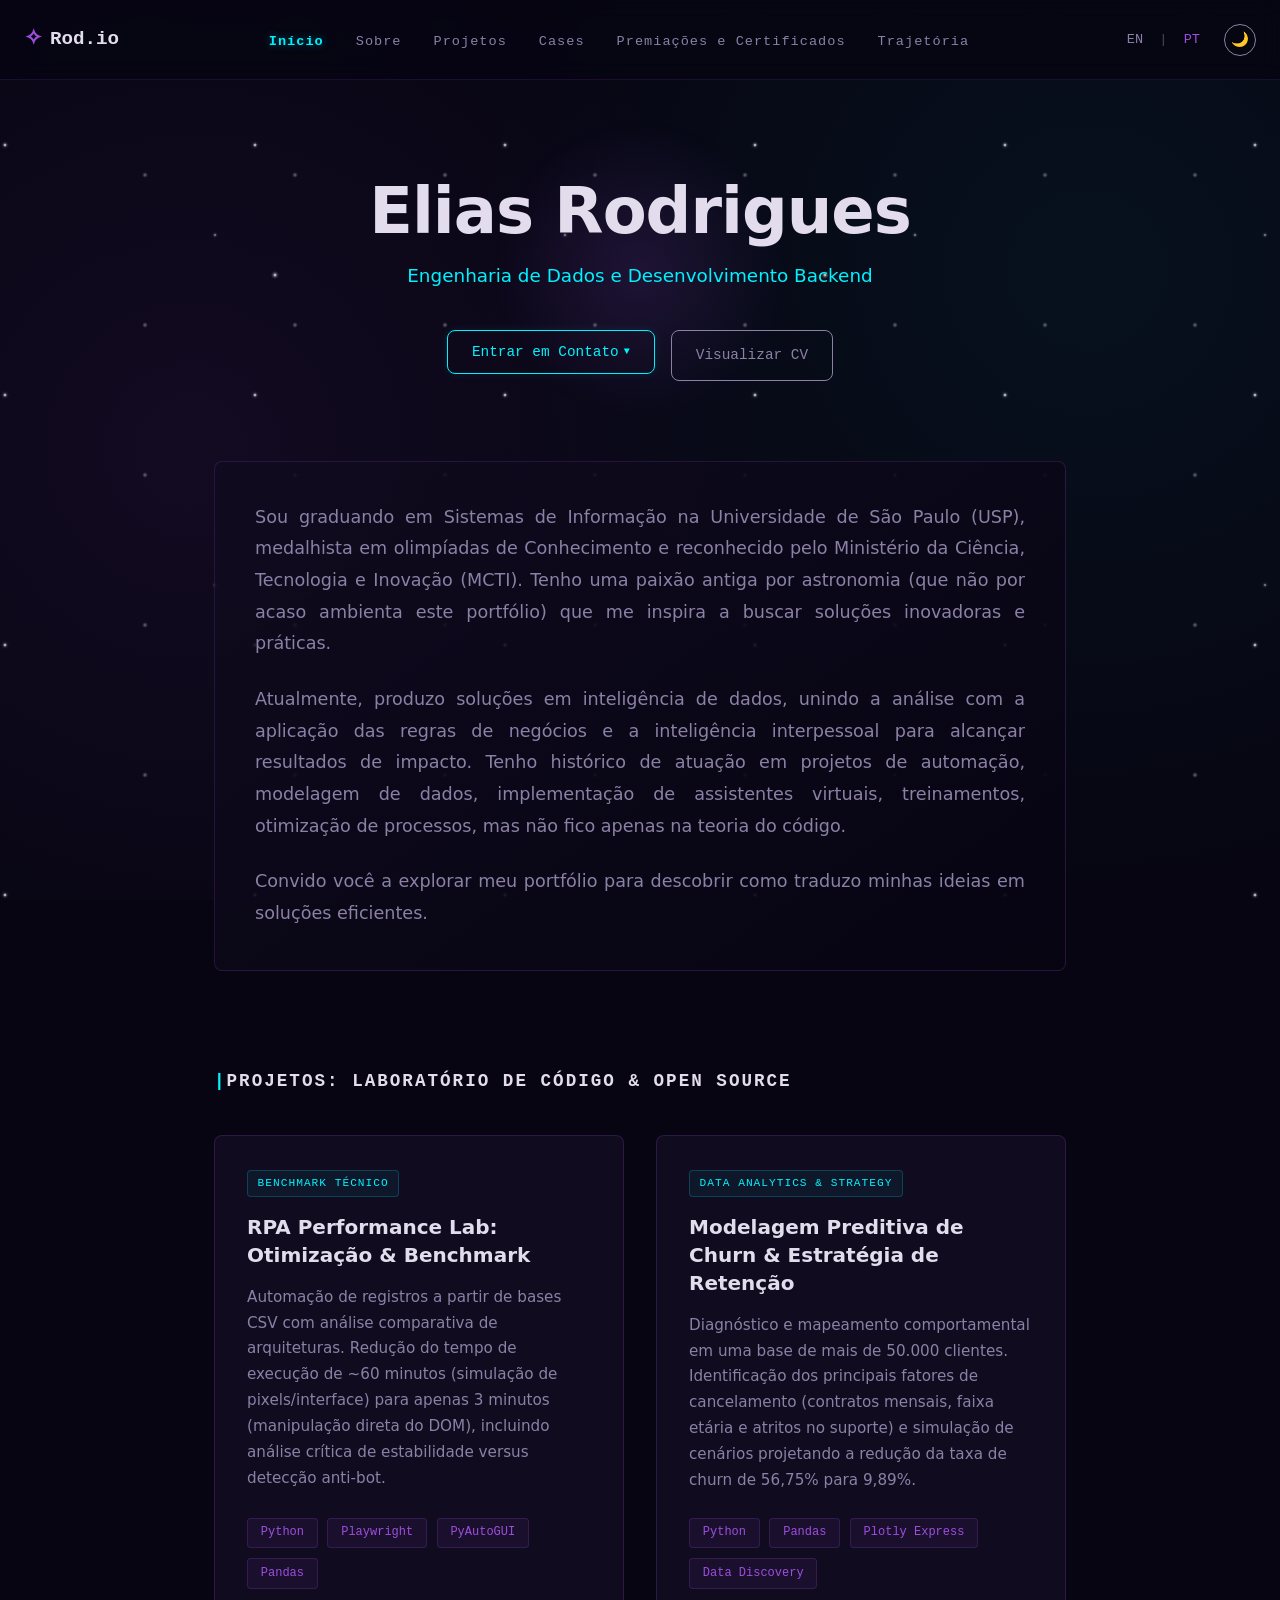
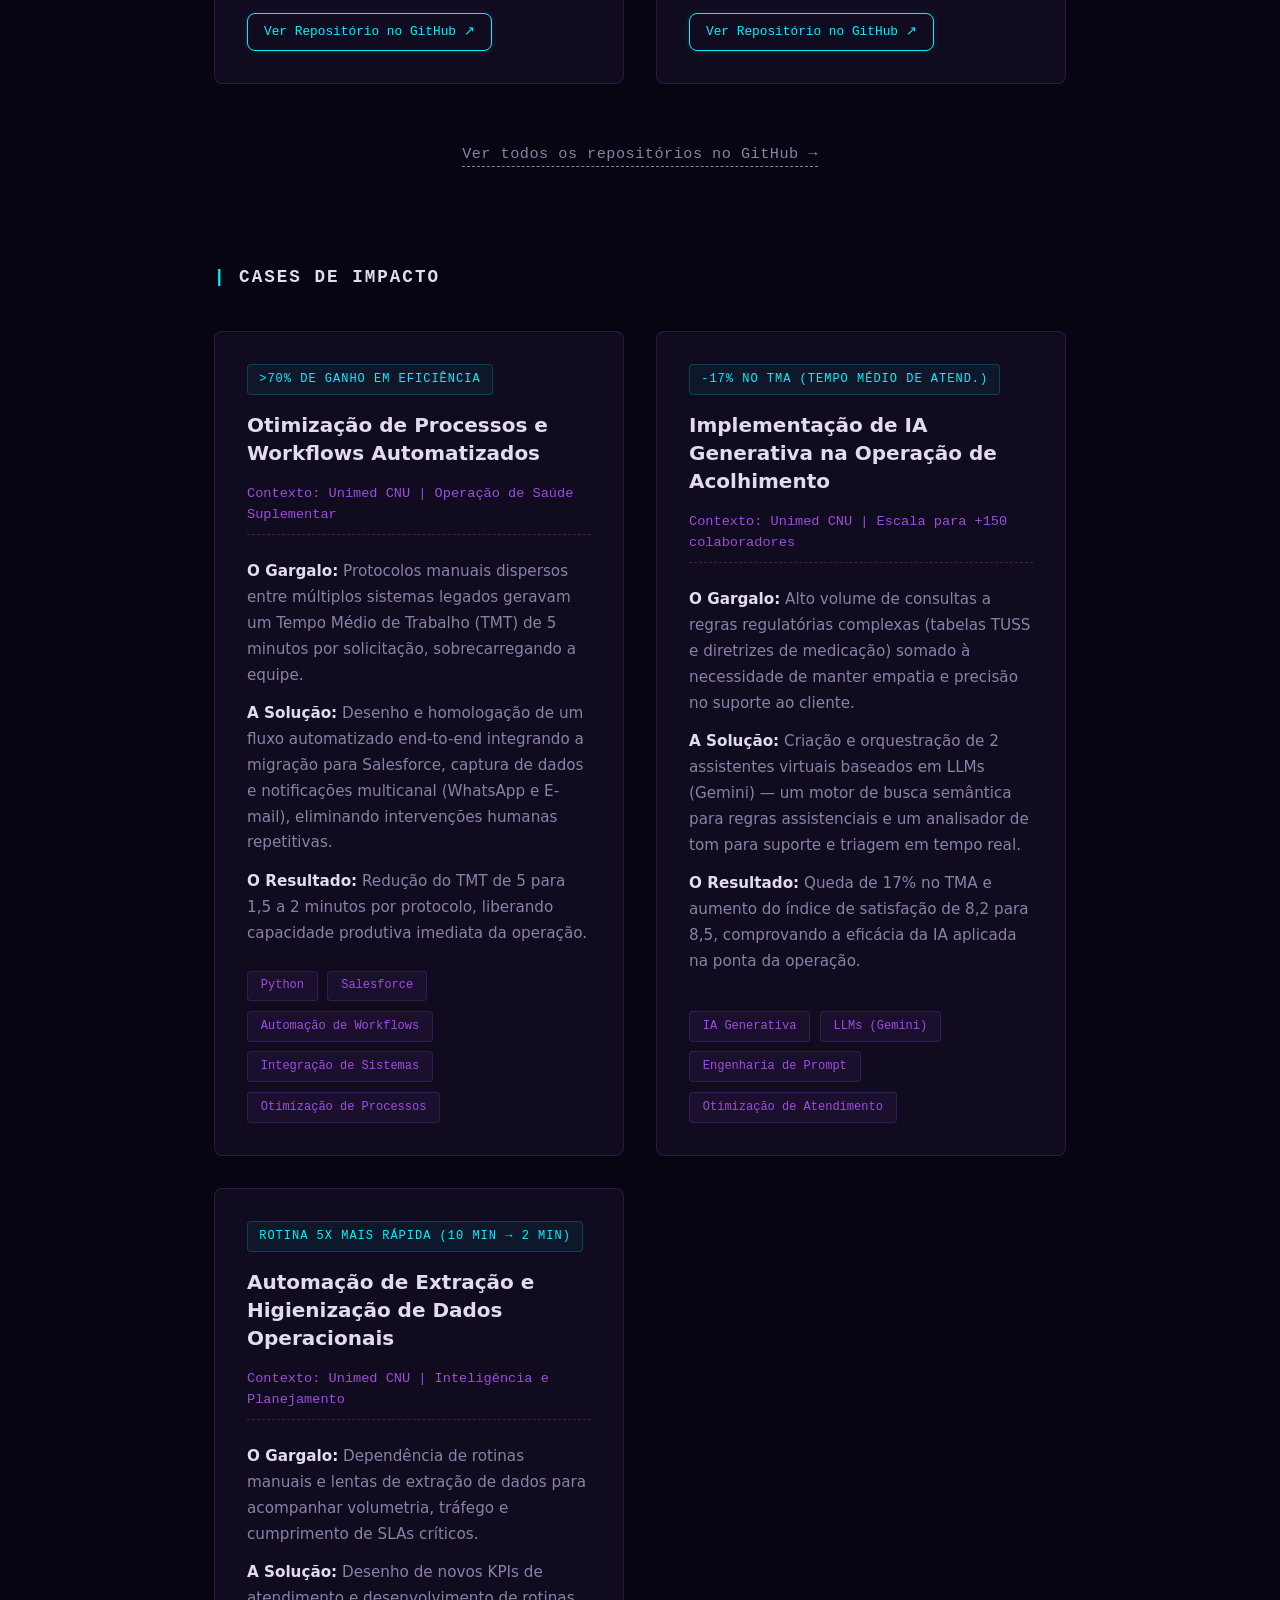
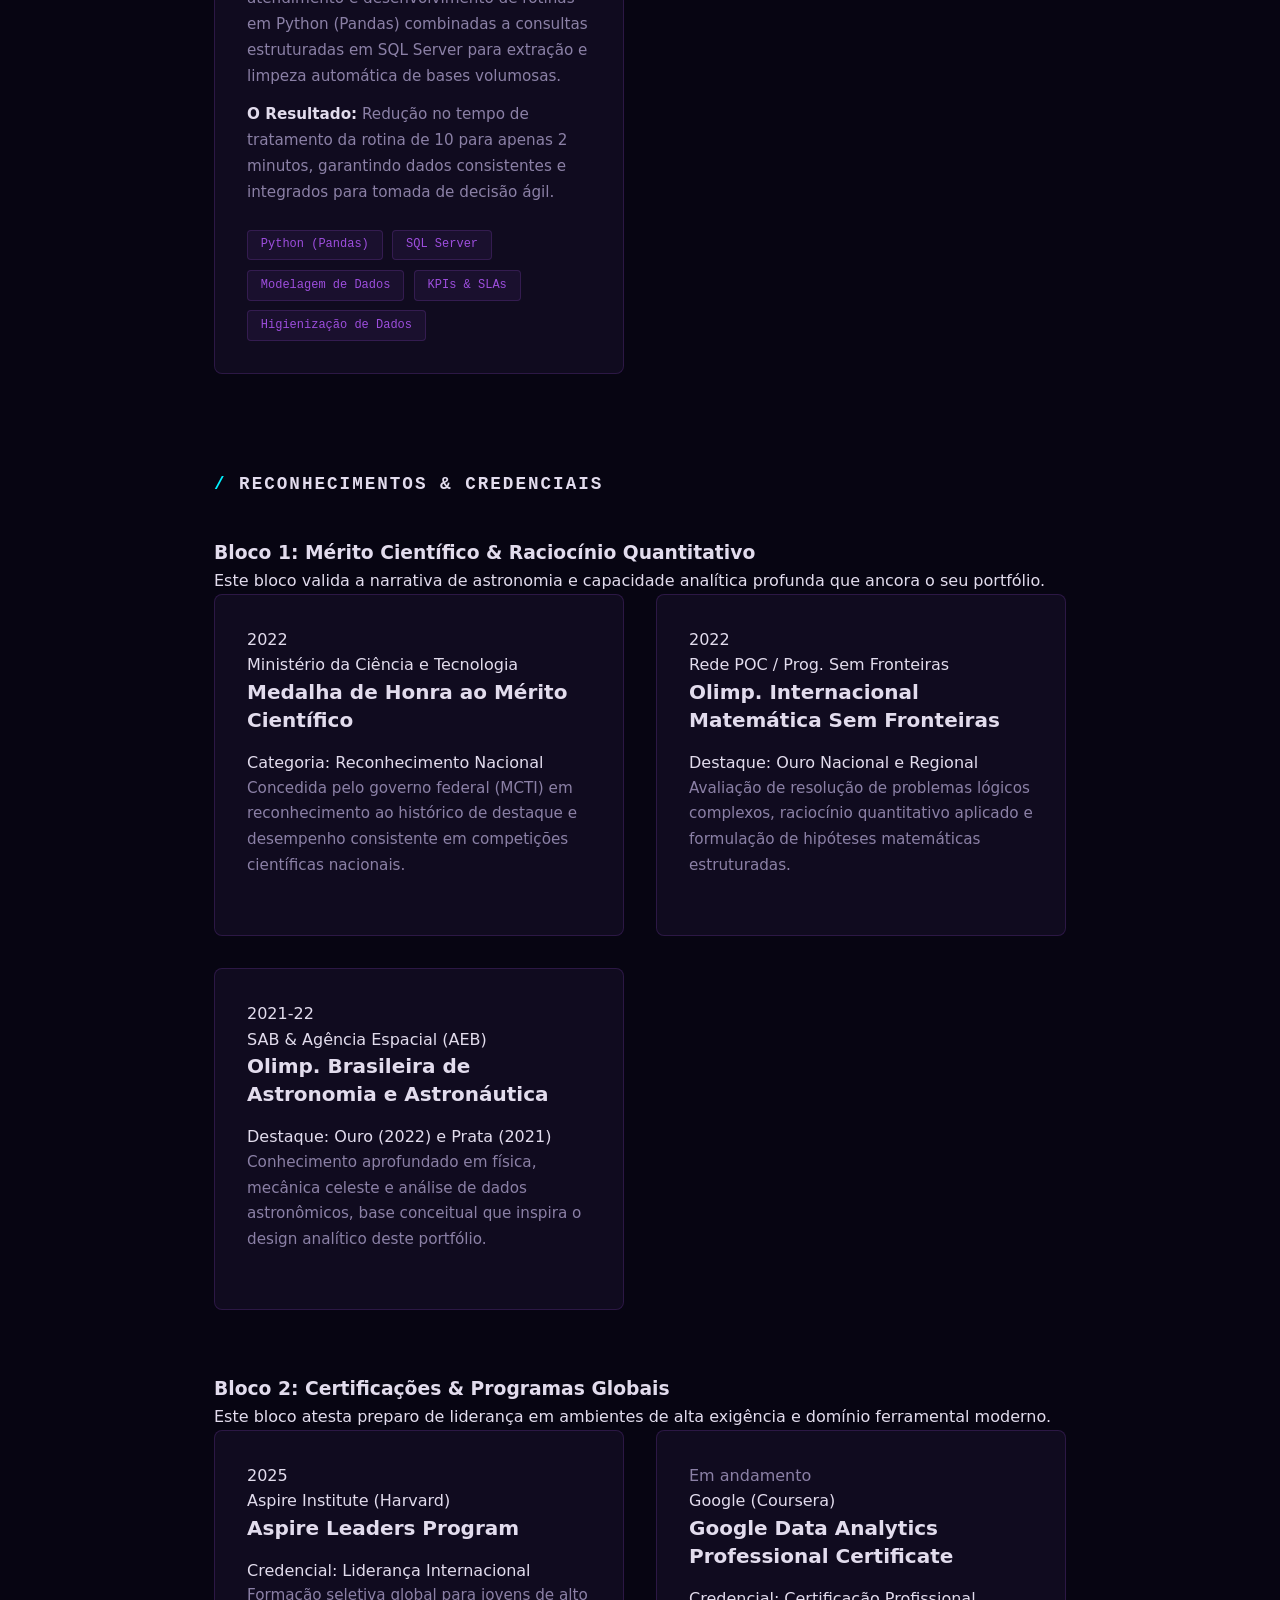
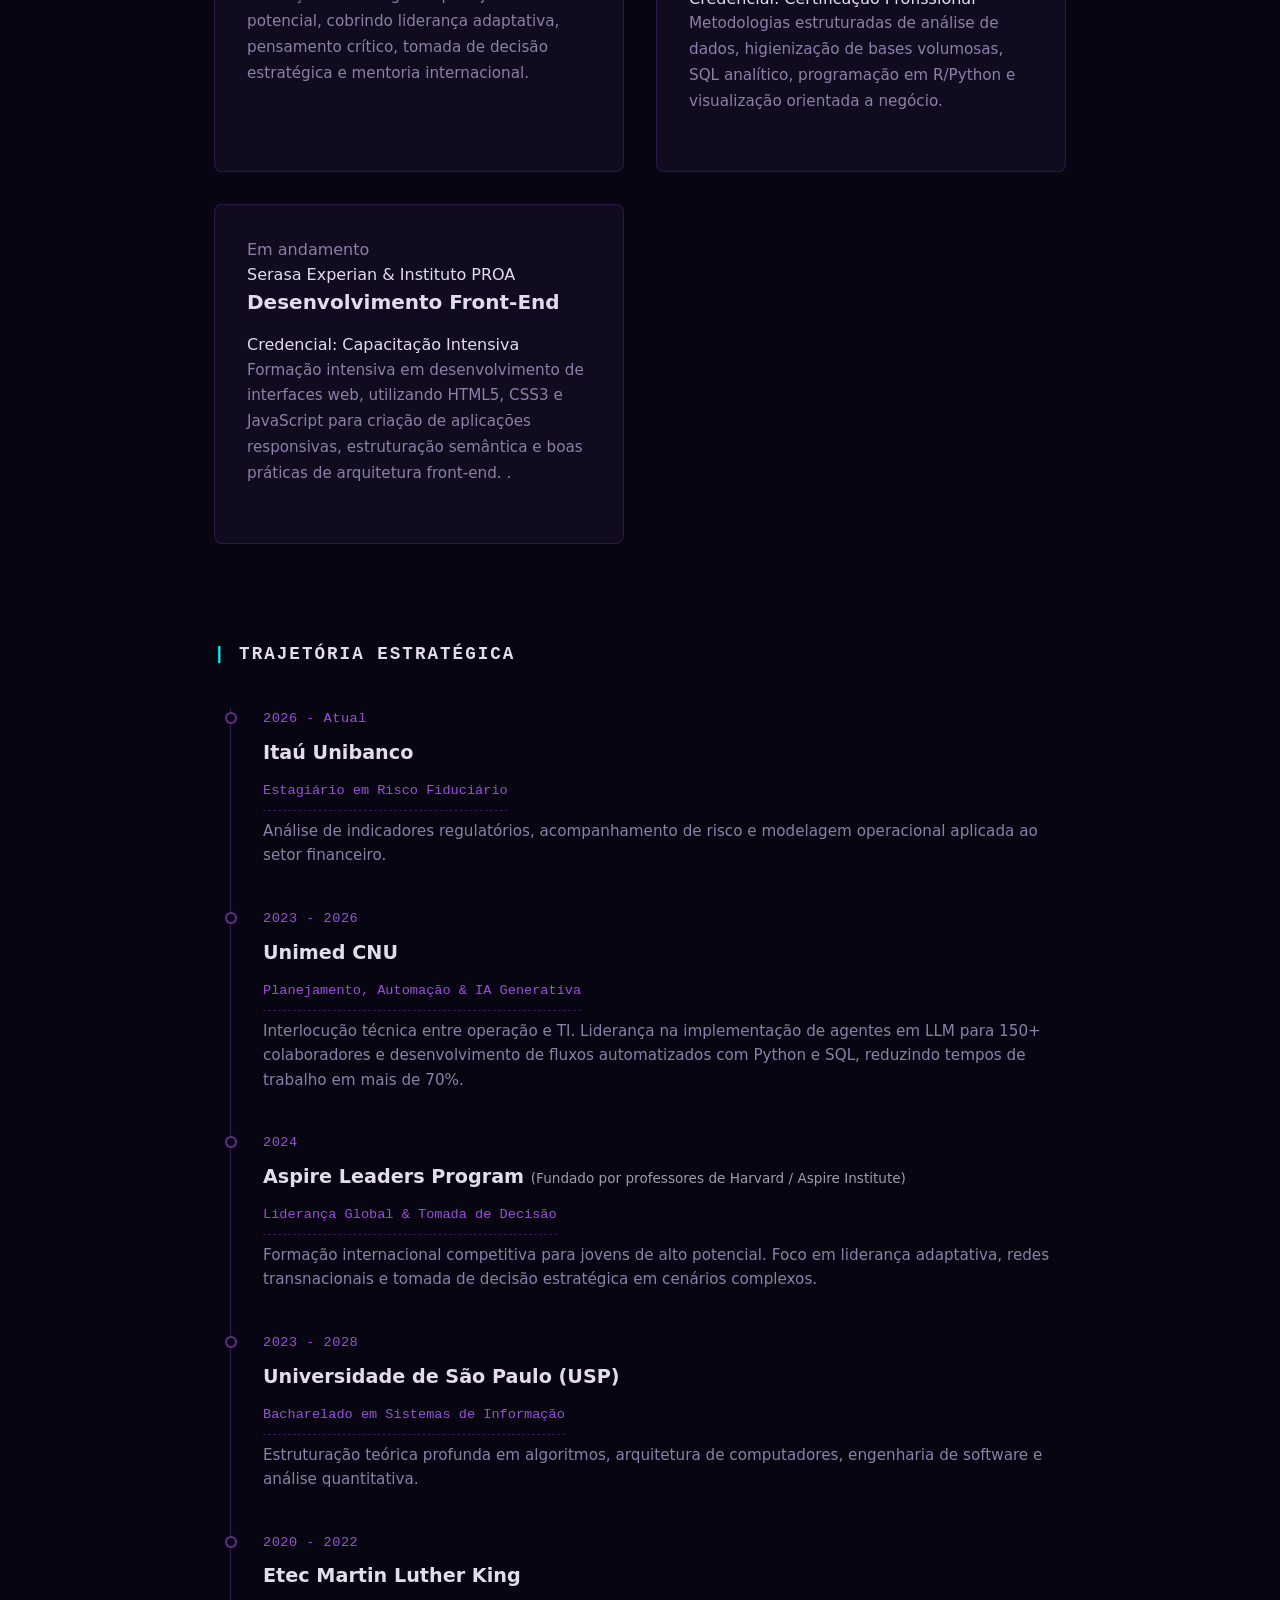
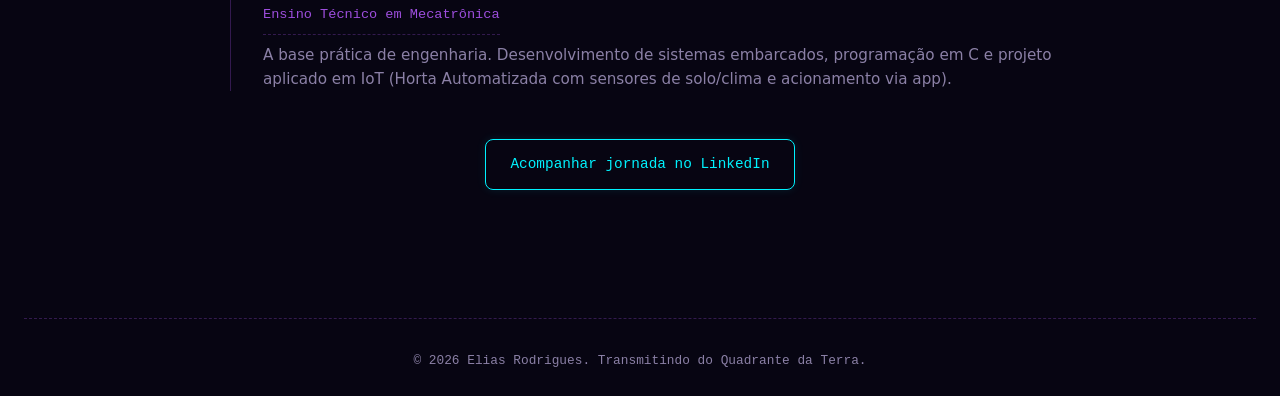
<file: index.html>
<!DOCTYPE html>
<html lang="pt-BR">
<head>
    <meta charset="UTF-8">
    <meta name="viewport" content="width=device-width, initial-scale=1.0">
    <meta http-equiv="X-UA-Compatible" content="IE=edge">

    <title>Elias Rodrigues | Portfólio</title>
    <meta name="description" content="Portfólio de Elias Rodrigues. Engenharia de Dados, arquiteturas automatizadas e orquestração de sistemas complexos.">
    
    <link rel="stylesheet" href="style.css">
</head>

<body>
    <!-- Fundo de estrelas em Puro CSS -->
    <div class="space-grid-bg" aria-hidden="true"></div>

    <a href="#conteudo-principal" class="sr-only skip-link">Pular para o conteúdo principal</a>

    <header role="banner" class="navbar">
        <div class="brand-logo">
            <a href="/" aria-label="Página inicial">
                <span class="logo-icon">✧</span>Rod.io
            </a>
        </div>

        <nav aria-label="Navegação principal">
            <ul class="nav-links">
                <li><a href="#home">Início</a></li>
                <li><a href="#sobre">Sobre</a></li>
                <li><a href="#projetos">Projetos</a></li>
                <li><a href="#cases">Cases</a></li>
                <li><a href="#credenciais">Premiações e Certificados</a></li>
                <li><a href="#trajetoria">Trajetória</a></li>
            </ul>
        </nav>

        <div class="nav-controls" style="display: flex; align-items: center; gap: 1rem;">
            <!-- Seletor de Idioma -->
            <div class="lang-selector" aria-label="Seletor de idioma">
                <a href="en/index-en.html" aria-label="Mudar para Inglês">EN</a>
                <span class="separator" aria-hidden="true">|</span>
                <a href="/" aria-current="page" aria-label="Português selecionado">PT</a>
            </div>

            <!-- Botão de Tema -->
            <button id="theme-toggle" class="theme-btn" aria-label="Alternar tema claro/escuro">
                <span class="moon-icon">🌙</span>
                <span class="sun-icon" style="display: none;">☀️</span>
            </button>
        </div>
    </header>

    <main id="conteudo-principal" role="main">
        
        <!-- Apresentação (Hero) - Corrigido os fechamentos de tags -->
        <section id="home" class="hero-section">
            <div class="hero-content">
                <h1>Elias Rodrigues</h1>
                <h2 class="subtitulo">
                    Engenharia de Dados e Desenvolvimento Backend
                </h2>
                <div class="hero-actions">
                    <!-- Contêiner do Dropdown de Contato -->
                    <div class="contact-dropdown-container">
                        <button type="button" class="btn-primary contact-btn" aria-haspopup="true" aria-expanded="false">
                            Entrar em Contato <span style="font-size: 0.7em; margin-left: 5px;">▼</span>
                        </button>
                        
                        <!-- Balão com as opções -->
                        <div class="contact-balloon">
                            <a href="https://linkedin.com/in/eliasrod-io" target="_blank" rel="noopener noreferrer">
                                <span class="icon-badge">in</span> LinkedIn
                            </a>
                            <a href="https://wa.me/5511964482901?text=Ol%C3%A1%2C%20vi%20seu%20portf%C3%B3lio%20e%20me%20interessei!" target="_blank" rel="noopener noreferrer">
                                <span class="icon-badge">wa</span> WhatsApp
                            </a>
                            <a href="mailto:elias.ti.rodrigues@gmail.com">
                                <span class="icon-badge">@</span> E-mail
                            </a>
                        </div>
                    </div>
                    <a href="Documents/Elias_Rodrigues_Curriculo.pdf" target="_blank" rel="noopener noreferrer" class="btn-secondary">Visualizar CV</a>
                </div>
            </div>
        </section>

    <!-- Sobre Mim (Conexão Astronomia + Dados) -->
    <section id="sobre" class="section-container" aria-labelledby="titulo-sobre">
        <div class="about-card" style="text-align: justify;">
            <h2 id="titulo-sobre" class="sr-only">Sobre Mim</h2>
            <p>
                Sou graduando em Sistemas de Informação na Universidade de São Paulo (USP), medalhista em olimpíadas de Conhecimento e reconhecido pelo Ministério da Ciência, Tecnologia e Inovação (MCTI). Tenho uma paixão antiga por astronomia (que não por acaso ambienta este portfólio) que me inspira a buscar soluções inovadoras e práticas. 
            </p>
            <p>
                Atualmente, produzo soluções em inteligência de dados, unindo a análise com a aplicação das regras de negócios e a inteligência interpessoal para alcançar resultados de impacto. Tenho histórico de atuação em projetos de automação, modelagem de dados, implementação de assistentes virtuais, treinamentos, otimização de processos, mas não fico apenas na teoria do código.
            </p>
            <p> 
                Convido você a explorar meu portfólio para descobrir como traduzo minhas ideias em soluções eficientes.
            </p>
        </div>
    </section>

    <!-- Laboratório de Código & Open Source (Projetos) -->
    <section id="projetos" class="section-container" aria-labelledby="titulo-projetos">
        <h2 id="titulo-projetos" class="section-title">
            <span class="teal-text">|</span>Projetos: Laboratório de Código & Open Source
        </h2>
        
        <div class="cases-grid">
            <!-- Projeto 1: RPA -->
            <article class="case-card node-card">
                <header class="case-header">
                    <span style="display: inline-block; font-family: var(--font-mono); font-size: 0.7rem; color: var(--teal-neon); border: 1px solid rgba(0, 242, 254, 0.2); background-color: rgba(0, 242, 254, 0.05); padding: 0.2rem 0.6rem; border-radius: 4px; margin-bottom: 1rem; text-transform: uppercase; letter-spacing: 1px;">
                        Benchmark Técnico
                    </span>
                    <h3>RPA Performance Lab: Otimização & Benchmark</h3>
                </header>
                <div class="case-body">
                    <p>
                        Automação de registros a partir de bases CSV com análise comparativa de arquiteturas. Redução do tempo de execução de ~60 minutos (simulação de pixels/interface) para apenas 3 minutos (manipulação direta do DOM), incluindo análise crítica de estabilidade versus detecção anti-bot.
                    </p>
                </div>
                <footer class="case-footer">
                    <ul class="tech-tags" aria-label="Tecnologias utilizadas">
                        <li>Python</li>
                        <li>Playwright</li>
                        <li>PyAutoGUI</li>
                        <li>Pandas</li>
                    </ul>
                    <div style="margin-top: 1.5rem;">
                        <a href="https://github.com/eliasrod-io/rpa-performance-lab-python" target="_blank" rel="noopener noreferrer" class="btn-primary" style="padding: 0.5rem 1rem; font-size: 0.8rem; display: inline-flex; align-items: center; gap: 0.5rem;">
                            Ver Repositório no GitHub <span>&nearr;</span>
                        </a>
                    </div>
                </footer>
            </article>

            <!-- Projeto 2: Churn -->
            <article class="case-card node-card">
                <header class="case-header">
                    <span style="display: inline-block; font-family: var(--font-mono); font-size: 0.7rem; color: var(--teal-neon); border: 1px solid rgba(0, 242, 254, 0.2); background-color: rgba(0, 242, 254, 0.05); padding: 0.2rem 0.6rem; border-radius: 4px; margin-bottom: 1rem; text-transform: uppercase; letter-spacing: 1px;">
                        Data Analytics & Strategy
                    </span>
                    <h3>Modelagem Preditiva de Churn & Estratégia de Retenção</h3>
                </header>
                <div class="case-body">
                    <p>
                        Diagnóstico e mapeamento comportamental em uma base de mais de 50.000 clientes. Identificação dos principais fatores de cancelamento (contratos mensais, faixa etária e atritos no suporte) e simulação de cenários projetando a redução da taxa de churn de 56,75% para 9,89%.
                    </p>
                </div>
                <footer class="case-footer">
                    <ul class="tech-tags" aria-label="Tecnologias utilizadas">
                        <li>Python</li>
                        <li>Pandas</li>
                        <li>Plotly Express</li>
                        <li>Data Discovery</li>
                    </ul>
                    <div style="margin-top: 1.5rem;">
                        <a href="https://github.com/eliasrod-io/churn-analysis-strategy" target="_blank" rel="noopener noreferrer" class="btn-primary" style="padding: 0.5rem 1rem; font-size: 0.8rem; display: inline-flex; align-items: center; gap: 0.5rem;">
                            Ver Repositório no GitHub <span>&nearr;</span>
                        </a>
                    </div>
                </footer>
            </article>
        </div>

        <!-- Botão de Saída Discreto -->
        <div style="text-align: center; margin-top: 3.5rem;">
            <a href="https://github.com/eliasrod-io" target="_blank" rel="noopener noreferrer" style="color: var(--text-muted); text-decoration: none; font-family: var(--font-mono); font-size: 0.95rem; letter-spacing: 0.5px; border-bottom: 1px dashed var(--text-muted); padding-bottom: 3px; transition: color 0.3s ease;">
                Ver todos os repositórios no GitHub &rarr;
            </a>
        </div>
    </section>

    <!-- Cases de Impacto -->
    <section id="cases" class="section-container" aria-labelledby="titulo-cases">
        <h2 id="titulo-cases" class="section-title">
            <span class="teal-text">|</span> Cases de Impacto
        </h2>
        
        <div class="cases-grid">
            
            <!-- Case 1: Automação de Workflows -->
            <article class="case-card node-card">
                <header class="case-header">
                    <span style="display: inline-block; font-family: var(--font-mono); font-size: 0.75rem; color: var(--teal-neon); border: 1px solid rgba(0, 242, 254, 0.2); background-color: rgba(0, 242, 254, 0.05); padding: 0.3rem 0.7rem; border-radius: 4px; margin-bottom: 1rem; text-transform: uppercase; letter-spacing: 1px;">
                        &gt;70% de Ganho em Eficiência
                    </span>
                    <h3>Otimização de Processos e Workflows Automatizados</h3>
                    <p style="font-family: var(--font-mono); font-size: 0.85rem; color: var(--purple-neon); margin-top: 0.5rem; margin-bottom: 1.5rem; border-bottom: 1px dashed rgba(157, 78, 221, 0.3); padding-bottom: 0.5rem;">
                        Contexto: Unimed CNU | Operação de Saúde Suplementar
                    </p>
                </header>
                <div class="case-body">
                    <p style="margin-bottom: 0.8rem;">
                        <strong style="color: var(--text-main);">O Gargalo:</strong> Protocolos manuais dispersos entre múltiplos sistemas legados geravam um Tempo Médio de Trabalho (TMT) de 5 minutos por solicitação, sobrecarregando a equipe.
                    </p>
                    <p style="margin-bottom: 0.8rem;">
                        <strong style="color: var(--text-main);">A Solução:</strong> Desenho e homologação de um fluxo automatizado end-to-end integrando a migração para Salesforce, captura de dados e notificações multicanal (WhatsApp e E-mail), eliminando intervenções humanas repetitivas.
                    </p>
                    <p>
                        <strong style="color: var(--text-main);">O Resultado:</strong> Redução do TMT de 5 para 1,5 a 2 minutos por protocolo, liberando capacidade produtiva imediata da operação.
                    </p>
                </div>
                <footer class="case-footer">
                    <ul class="tech-tags" aria-label="Tecnologias utilizadas">
                        <li>Python</li>
                        <li>Salesforce</li>
                        <li>Automação de Workflows</li>
                        <li>Integração de Sistemas</li>
                        <li>Otimização de Processos</li>
                    </ul>
                </footer>
            </article>

            <!-- Case 2: Agentes de IA Generativa -->
            <article class="case-card node-card">
                <header class="case-header">
                    <span style="display: inline-block; font-family: var(--font-mono); font-size: 0.75rem; color: var(--teal-neon); border: 1px solid rgba(0, 242, 254, 0.2); background-color: rgba(0, 242, 254, 0.05); padding: 0.3rem 0.7rem; border-radius: 4px; margin-bottom: 1rem; text-transform: uppercase; letter-spacing: 1px;">
                        -17% no TMA (Tempo Médio de Atend.)
                    </span>
                    <h3>Implementação de IA Generativa na Operação de Acolhimento</h3>
                    <p style="font-family: var(--font-mono); font-size: 0.85rem; color: var(--purple-neon); margin-top: 0.5rem; margin-bottom: 1.5rem; border-bottom: 1px dashed rgba(157, 78, 221, 0.3); padding-bottom: 0.5rem;">
                        Contexto: Unimed CNU | Escala para +150 colaboradores
                    </p>
                </header>
                <div class="case-body">
                    <p style="margin-bottom: 0.8rem;">
                        <strong style="color: var(--text-main);">O Gargalo:</strong> Alto volume de consultas a regras regulatórias complexas (tabelas TUSS e diretrizes de medicação) somado à necessidade de manter empatia e precisão no suporte ao cliente.
                    </p>
                    <p style="margin-bottom: 0.8rem;">
                        <strong style="color: var(--text-main);">A Solução:</strong> Criação e orquestração de 2 assistentes virtuais baseados em LLMs (Gemini) — um motor de busca semântica para regras assistenciais e um analisador de tom para suporte e triagem em tempo real.
                    </p>
                    <p>
                        <strong style="color: var(--text-main);">O Resultado:</strong> Queda de 17% no TMA e aumento do índice de satisfação de 8,2 para 8,5, comprovando a eficácia da IA aplicada na ponta da operação.
                    </p>
                </div>
                <footer class="case-footer">
                    <ul class="tech-tags" aria-label="Tecnologias utilizadas">
                        <li>IA Generativa</li>
                        <li>LLMs (Gemini)</li>
                        <li>Engenharia de Prompt</li>
                        <li>Otimização de Atendimento</li>
                    </ul>
                </footer>
            </article>

            <!-- Case 3: Pipeline de Dados -->
            <article class="case-card node-card">
                <header class="case-header">
                    <span style="display: inline-block; font-family: var(--font-mono); font-size: 0.75rem; color: var(--teal-neon); border: 1px solid rgba(0, 242, 254, 0.2); background-color: rgba(0, 242, 254, 0.05); padding: 0.3rem 0.7rem; border-radius: 4px; margin-bottom: 1rem; text-transform: uppercase; letter-spacing: 1px;">
                        Rotina 5x Mais Rápida (10 min &rarr; 2 min)
                    </span>
                    <h3>Automação de Extração e Higienização de Dados Operacionais</h3>
                    <p style="font-family: var(--font-mono); font-size: 0.85rem; color: var(--purple-neon); margin-top: 0.5rem; margin-bottom: 1.5rem; border-bottom: 1px dashed rgba(157, 78, 221, 0.3); padding-bottom: 0.5rem;">
                        Contexto: Unimed CNU | Inteligência e Planejamento
                    </p>
                </header>
                <div class="case-body">
                    <p style="margin-bottom: 0.8rem;">
                        <strong style="color: var(--text-main);">O Gargalo:</strong> Dependência de rotinas manuais e lentas de extração de dados para acompanhar volumetria, tráfego e cumprimento de SLAs críticos.
                    </p>
                    <p style="margin-bottom: 0.8rem;">
                        <strong style="color: var(--text-main);">A Solução:</strong> Desenho de novos KPIs de atendimento e desenvolvimento de rotinas em Python (Pandas) combinadas a consultas estruturadas em SQL Server para extração e limpeza automática de bases volumosas.
                    </p>
                    <p>
                        <strong style="color: var(--text-main);">O Resultado:</strong> Redução no tempo de tratamento da rotina de 10 para apenas 2 minutos, garantindo dados consistentes e integrados para tomada de decisão ágil.
                    </p>
                </div>
                <footer class="case-footer">
                    <ul class="tech-tags" aria-label="Tecnologias utilizadas">
                        <li>Python (Pandas)</li>
                        <li>SQL Server</li>
                        <li>Modelagem de Dados</li>
                        <li>KPIs & SLAs</li>
                        <li>Higienização de Dados</li>
                    </ul>
                </footer>
            </article>

        </div>
    </section>

    <!-- Reconhecimentos & Credenciais -->
        <section id="credenciais" class="section-container" aria-labelledby="titulo-credenciais">
            <h2 id="titulo-credenciais" class="section-title">
                <span class="teal-text">/</span> Reconhecimentos & Credenciais
            </h2>
            
            <!-- Bloco 1 -->
            <h3 class="block-subtitle">Bloco 1: Mérito Científico & Raciocínio Quantitativo</h3>
            <p class="block-desc">Este bloco valida a narrativa de astronomia e capacidade analítica profunda que ancora o seu portfólio.</p>
            
            <div class="cases-grid" style="margin-bottom: 4rem;">
                <!-- Card 1: MCTI -->
                <article class="case-card highlight-card">
                    <span class="badge-ano">2022</span>
                    <header class="case-header">
                        <span class="credencial-tag">Ministério da Ciência e Tecnologia</span>
                        <h3>Medalha de Honra ao Mérito Científico</h3>
                        <p class="credencial-sub">Categoria: Reconhecimento Nacional</p>
                    </header>
                    <div class="case-body">
                        <p>Concedida pelo governo federal (MCTI) em reconhecimento ao histórico de destaque e desempenho consistente em competições científicas nacionais.</p>
                    </div>
                </article>

                <!-- Card 2: OIMSF -->
                <article class="case-card">
                    <span class="badge-ano">2022</span>
                    <header class="case-header">
                        <span class="credencial-tag">Rede POC / Prog. Sem Fronteiras</span>
                        <h3>Olimp. Internacional Matemática Sem Fronteiras</h3>
                        <p class="credencial-sub">Destaque: Ouro Nacional e Regional</p>
                    </header>
                    <div class="case-body">
                        <p>Avaliação de resolução de problemas lógicos complexos, raciocínio quantitativo aplicado e formulação de hipóteses matemáticas estruturadas.</p>
                    </div>
                </article>

                <!-- Card 3: OBA -->
                <article class="case-card">
                    <span class="badge-ano">2021-22</span>
                    <header class="case-header">
                        <span class="credencial-tag">SAB & Agência Espacial (AEB)</span>
                        <h3>Olimp. Brasileira de Astronomia e Astronáutica</h3>
                        <p class="credencial-sub">Destaque: Ouro (2022) e Prata (2021)</p>
                    </header>
                    <div class="case-body">
                        <p>Conhecimento aprofundado em física, mecânica celeste e análise de dados astronômicos, base conceitual que inspira o design analítico deste portfólio.</p>
                    </div>
                </article>
            </div>

            <!-- Bloco 2 -->
            <h3 class="block-subtitle">Bloco 2: Certificações & Programas Globais</h3>
            <p class="block-desc">Este bloco atesta preparo de liderança em ambientes de alta exigência e domínio ferramental moderno.</p>
            
            <div class="cases-grid">
                <!-- Card 4: Aspire Leaders -->
                <article class="case-card highlight-card">
                    <span class="badge-ano">2025</span>
                    <header class="case-header">
                        <span class="credencial-tag">Aspire Institute (Harvard)</span>
                        <h3>Aspire Leaders Program</h3>
                        <p class="credencial-sub">Credencial: Liderança Internacional</p>
                    </header>
                    <div class="case-body">
                        <p>Formação seletiva global para jovens de alto potencial, cobrindo liderança adaptativa, pensamento crítico, tomada de decisão estratégica e mentoria internacional.</p>
                    </div>
                </article>

                <!-- Card 5: Google Data Analytics -->
                <article class="case-card">
                    <span class="badge-ano" style="color: var(--text-muted); border-color: rgba(139, 128, 166, 0.3);">Em andamento</span>
                    <header class="case-header">
                        <span class="credencial-tag">Google (Coursera)</span>
                        <h3>Google Data Analytics Professional Certificate</h3>
                        <p class="credencial-sub">Credencial: Certificação Profissional</p>
                    </header>
                    <div class="case-body">
                        <p>Metodologias estruturadas de análise de dados, higienização de bases volumosas, SQL analítico, programação em R/Python e visualização orientada a negócio.</p>
                    </div>
                </article>

                <!-- Card 6: Transforme-se -->
                <article class="case-card">
                    <span class="badge-ano" style="color: var(--text-muted); border-color: rgba(139, 128, 166, 0.3);">Em andamento</span>
                    <header class="case-header">
                        <span class="credencial-tag">Serasa Experian & Instituto PROA</span>
                        <h3>Desenvolvimento Front-End</h3>
                        <p class="credencial-sub">Credencial: Capacitação Intensiva</p>
                    </header>
                    <div class="case-body">
                        <p>Formação intensiva em desenvolvimento de interfaces web, utilizando HTML5, CSS3  e JavaScript para criação de aplicações responsivas, estruturação semântica e boas práticas de arquitetura front-end. .</p>
                    </div>
                </article>
            </div>
        </section>

    <!-- Trajetória Estratégica -->
    <section id="trajetoria" class="section-container" aria-labelledby="titulo-trajetoria">
        <h2 id="titulo-trajetoria" class="section-title">
            <span class="teal-text">|</span> Trajetória Estratégica
        </h2>
        
        <div class="timeline">
            <!-- Marco 1 -->
            <div class="timeline-item">
                <div class="timeline-dot" aria-hidden="true"></div>
                <div class="timeline-content">
                    <span class="timeline-date">2026 - Atual</span>
                    <h3 class="timeline-title">Itaú Unibanco</h3>
                    <p style="font-family: var(--font-mono); font-size: 0.85rem; color: var(--purple-neon); margin-bottom: 0.5rem; border-bottom: 1px dashed rgba(157, 78, 221, 0.3); padding-bottom: 0.5rem; display: inline-block;">
                        Estagiário em Risco Fiduciário
                    </p>
                    <p class="timeline-desc">Análise de indicadores regulatórios, acompanhamento de risco e modelagem operacional aplicada ao setor financeiro.</p>
                </div>
            </div>

            <!-- Marco 2 -->
            <div class="timeline-item">
                <div class="timeline-dot" aria-hidden="true"></div>
                <div class="timeline-content">
                    <span class="timeline-date">2023 - 2026</span>
                    <h3 class="timeline-title">Unimed CNU</h3>
                    <p style="font-family: var(--font-mono); font-size: 0.85rem; color: var(--purple-neon); margin-bottom: 0.5rem; border-bottom: 1px dashed rgba(157, 78, 221, 0.3); padding-bottom: 0.5rem; display: inline-block;">
                        Planejamento, Automação & IA Generativa
                    </p>
                    <p class="timeline-desc">Interlocução técnica entre operação e TI. Liderança na implementação de agentes em LLM para 150+ colaboradores e desenvolvimento de fluxos automatizados com Python e SQL, reduzindo tempos de trabalho em mais de 70%.</p>
                </div>
            </div>

            <!-- Marco 3 -->
            <div class="timeline-item">
                <div class="timeline-dot" aria-hidden="true"></div>
                <div class="timeline-content">
                    <span class="timeline-date">2024</span>
                    <h3 class="timeline-title">Aspire Leaders Program <span style="font-size: 0.85rem; font-weight: normal; opacity: 0.7;">(Fundado por professores de Harvard / Aspire Institute)</span></h3>
                    <p style="font-family: var(--font-mono); font-size: 0.85rem; color: var(--purple-neon); margin-bottom: 0.5rem; border-bottom: 1px dashed rgba(157, 78, 221, 0.3); padding-bottom: 0.5rem; display: inline-block;">
                        Liderança Global & Tomada de Decisão
                    </p>
                    <p class="timeline-desc">Formação internacional competitiva para jovens de alto potencial. Foco em liderança adaptativa, redes transnacionais e tomada de decisão estratégica em cenários complexos.</p>
                </div>
            </div>

            <!-- Marco 4 -->
            <div class="timeline-item">
                <div class="timeline-dot" aria-hidden="true"></div>
                <div class="timeline-content">
                    <span class="timeline-date">2023 - 2028</span>
                    <h3 class="timeline-title">Universidade de São Paulo (USP)</h3>
                    <p style="font-family: var(--font-mono); font-size: 0.85rem; color: var(--purple-neon); margin-bottom: 0.5rem; border-bottom: 1px dashed rgba(157, 78, 221, 0.3); padding-bottom: 0.5rem; display: inline-block;">
                        Bacharelado em Sistemas de Informação
                    </p>
                    <p class="timeline-desc">Estruturação teórica profunda em algoritmos, arquitetura de computadores, engenharia de software e análise quantitativa.</p>
                </div>
            </div>

            <!-- Marco 5 -->
            <div class="timeline-item">
                <div class="timeline-dot" aria-hidden="true"></div>
                <div class="timeline-content">
                    <span class="timeline-date">2020 - 2022</span>
                    <h3 class="timeline-title">Etec Martin Luther King</h3>
                    <p style="font-family: var(--font-mono); font-size: 0.85rem; color: var(--purple-neon); margin-bottom: 0.5rem; border-bottom: 1px dashed rgba(157, 78, 221, 0.3); padding-bottom: 0.5rem; display: inline-block;">
                        Ensino Técnico em Mecatrônica
                    </p>
                    <p class="timeline-desc">A base prática de engenharia. Desenvolvimento de sistemas embarcados, programação em C e projeto aplicado em IoT (Horta Automatizada com sensores de solo/clima e acionamento via app).</p>
                </div>
            </div>
        </div>

        <div class="timeline-action">
            <a href="https://linkedin.com/in/eliasrod-io" target="_blank" rel="noopener noreferrer" class="btn-primary">
                Acompanhar jornada no LinkedIn
            </a>
        </div>
    </section>

</main>

<footer class="site-footer">
    <hr class="dotted-divider">
    <p>&copy; 2026 Elias Rodrigues. Transmitindo do Quadrante da Terra.</p>
</footer>

<!-- Script de animações (Opcional, caso tenha criado o arquivo script.js) -->
<script src="script.js" defer></script>
</file>
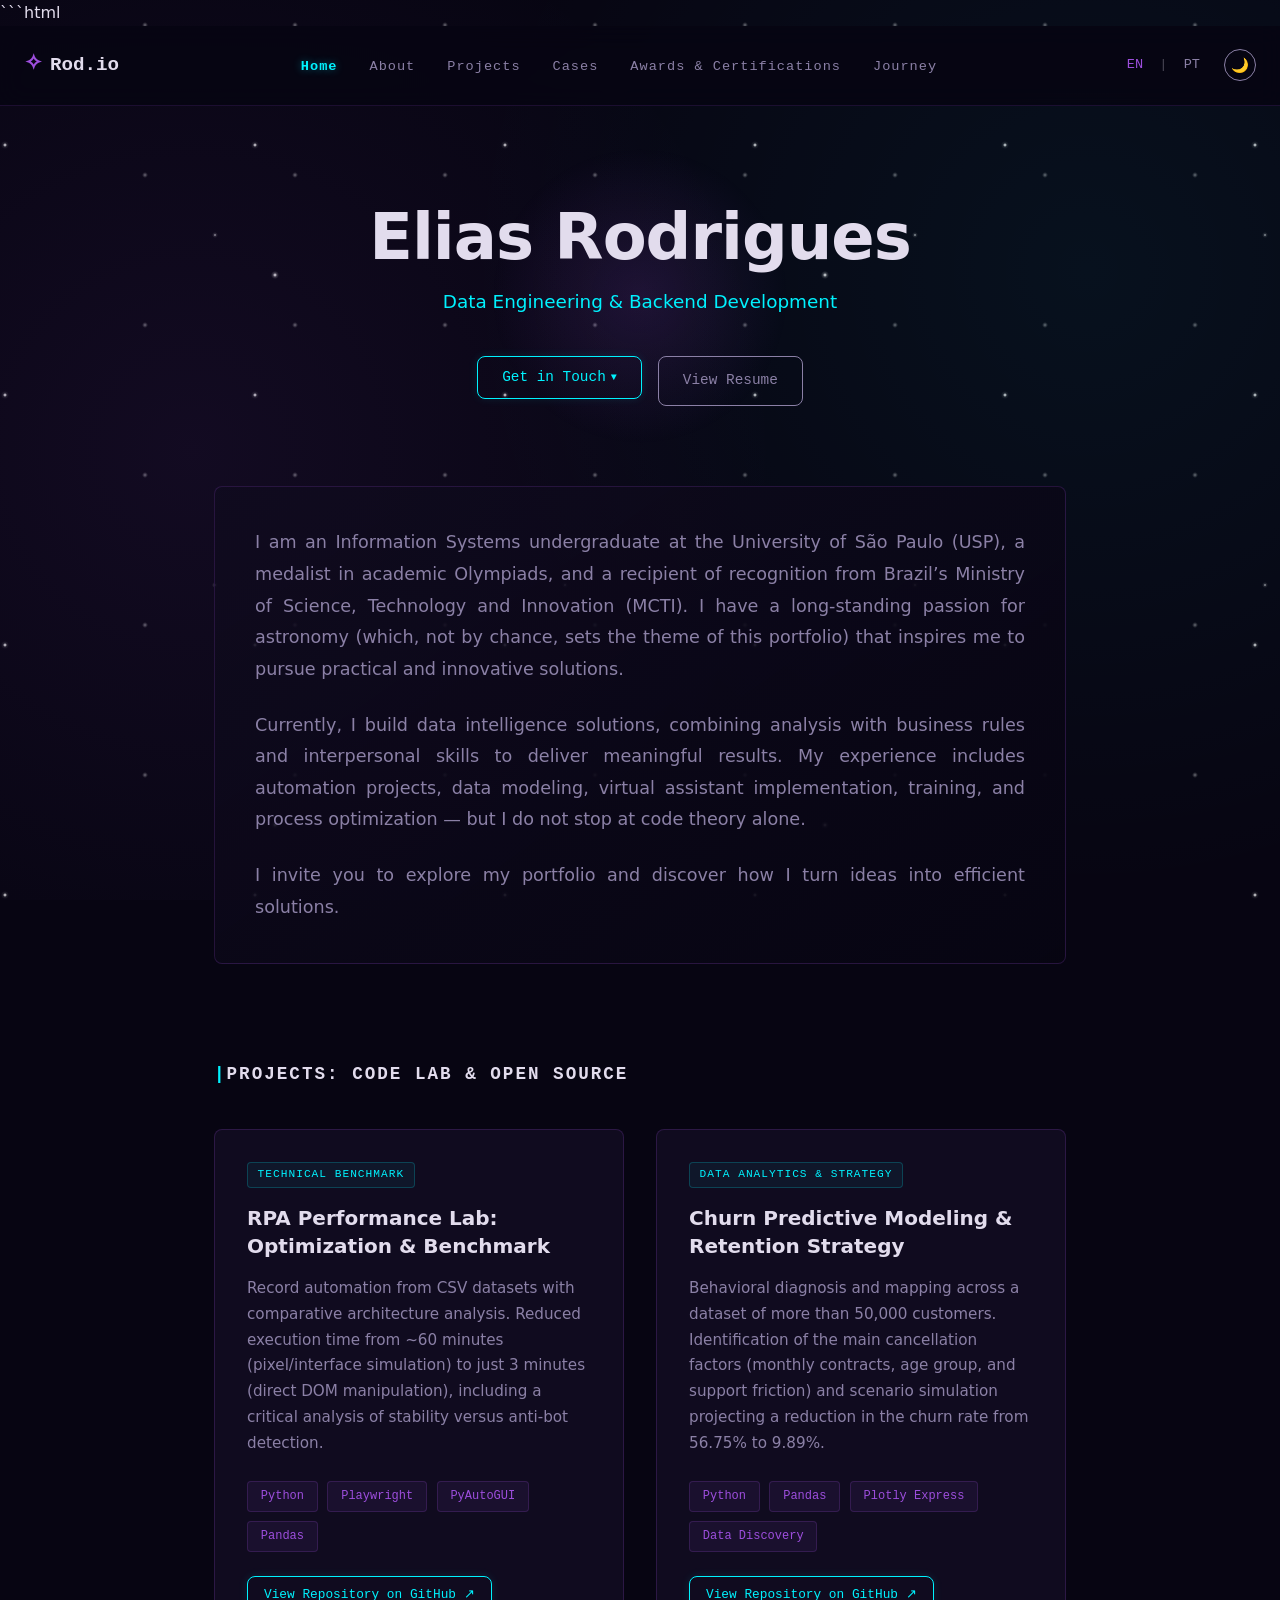
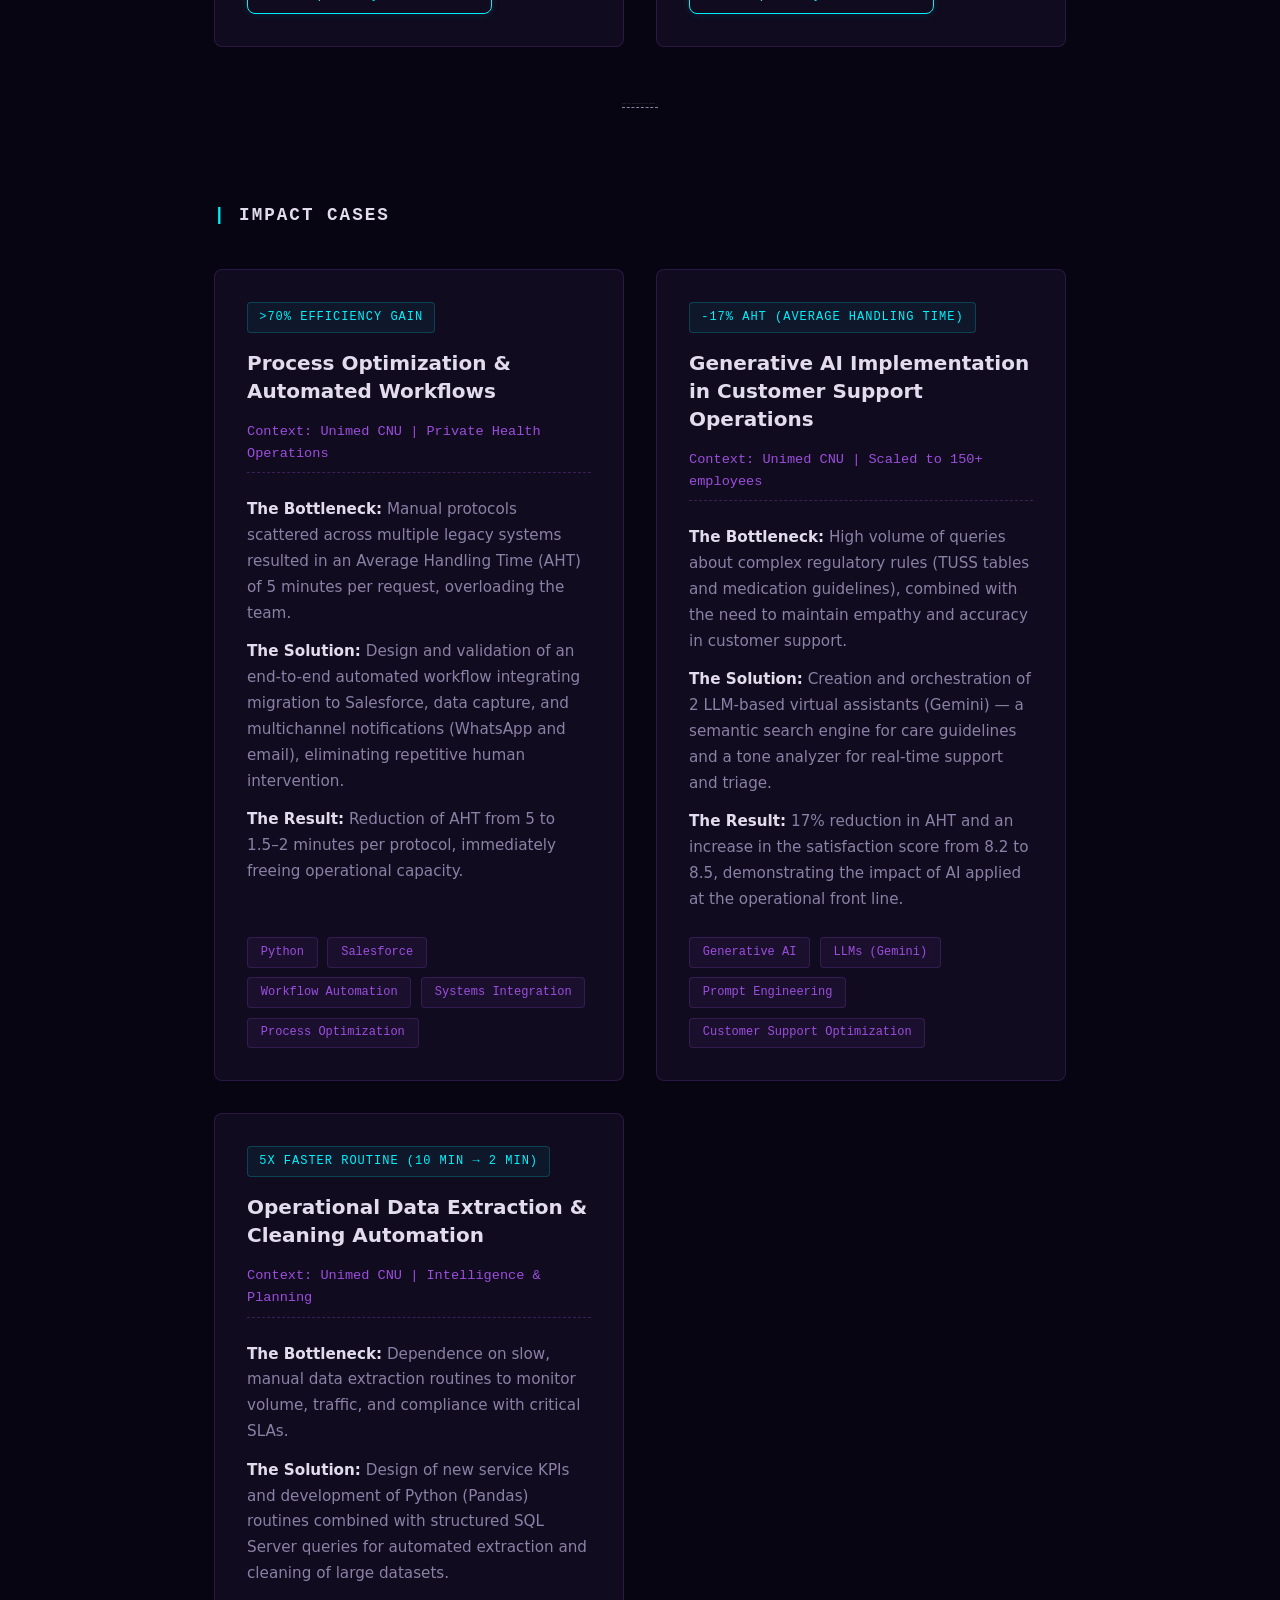
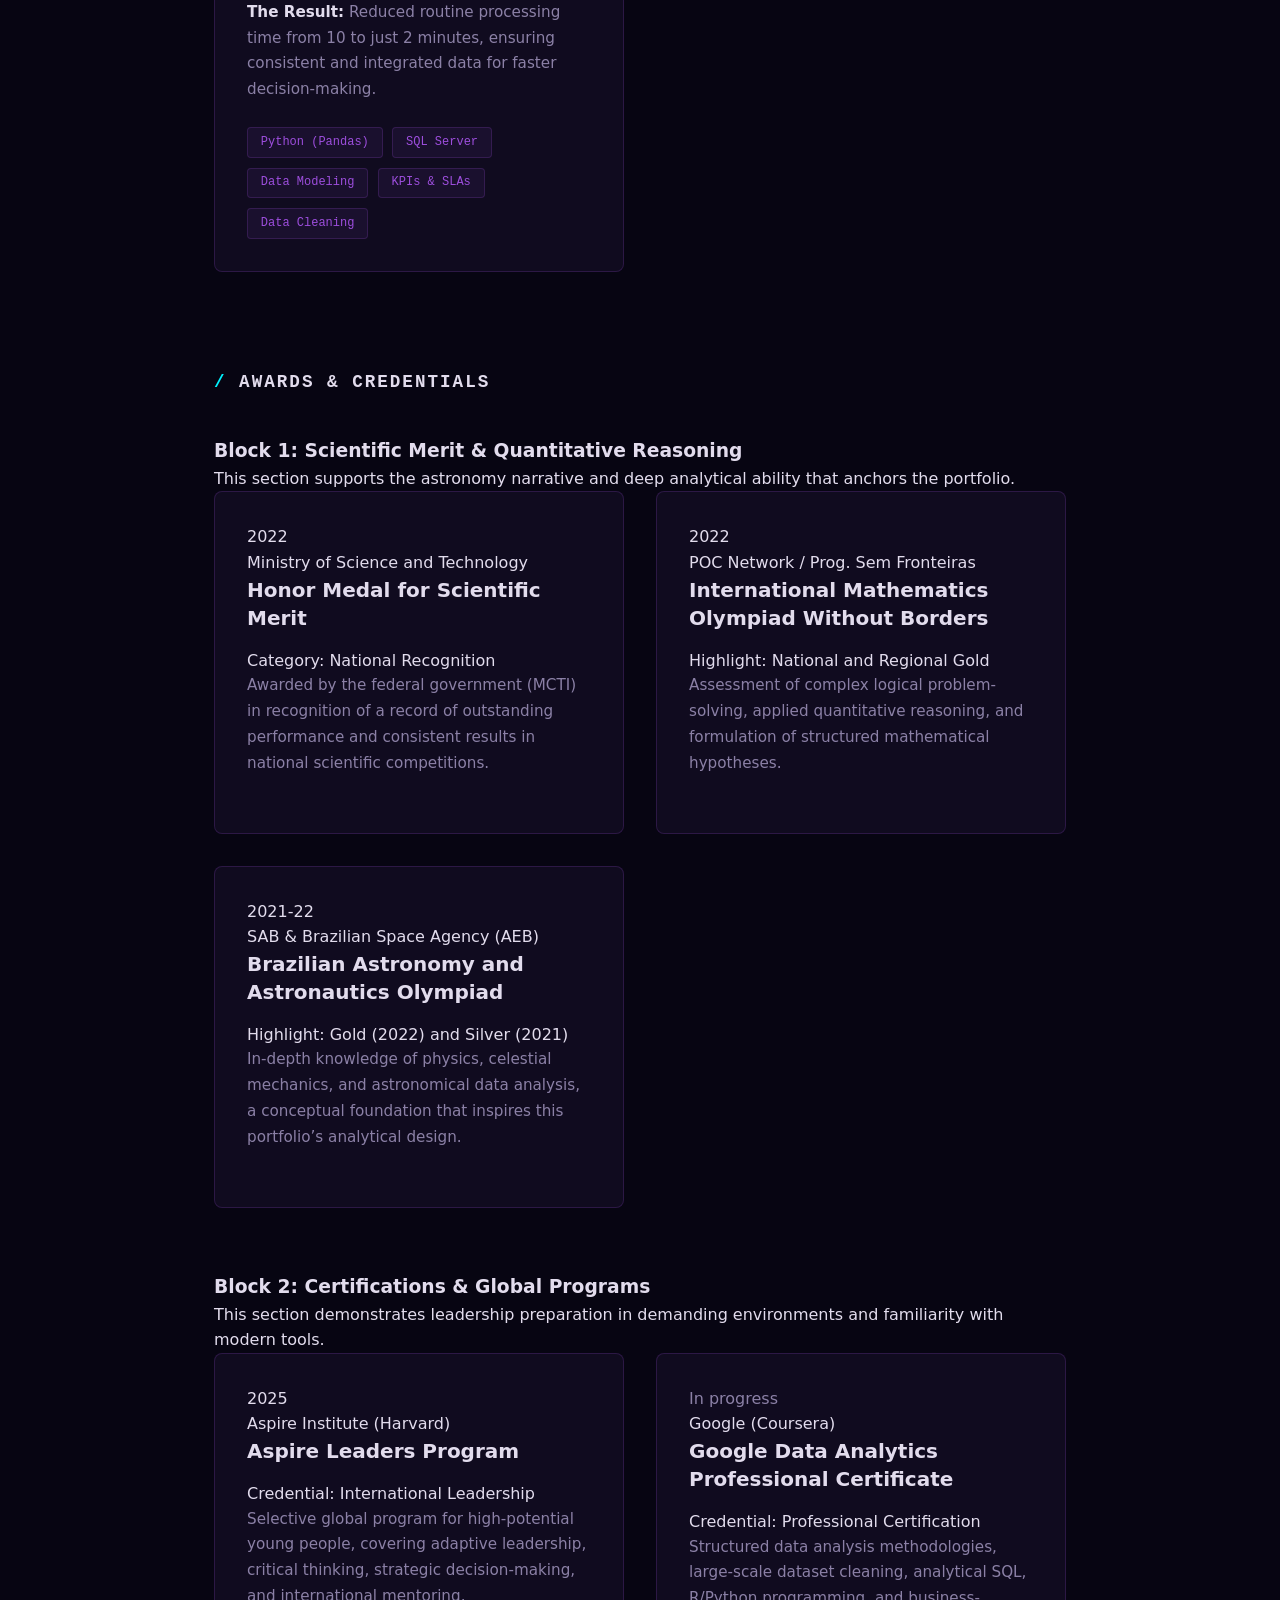
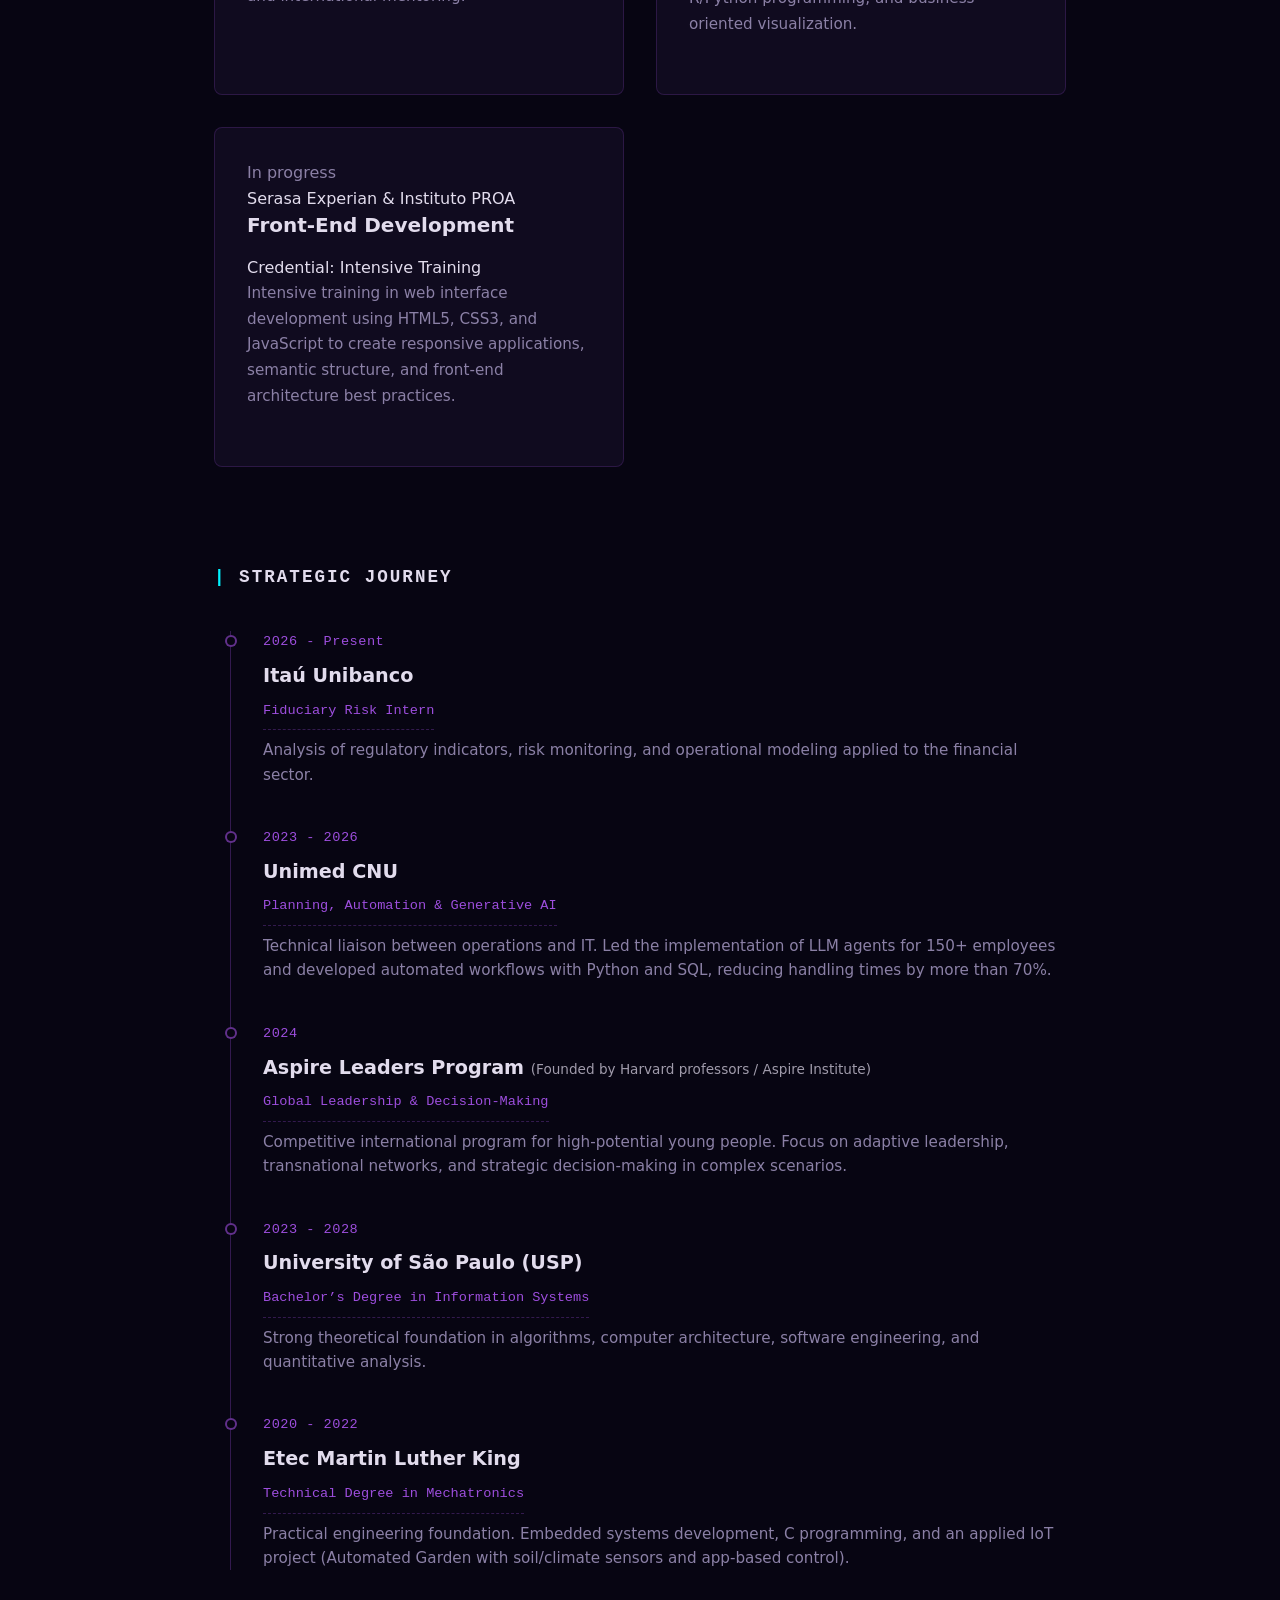
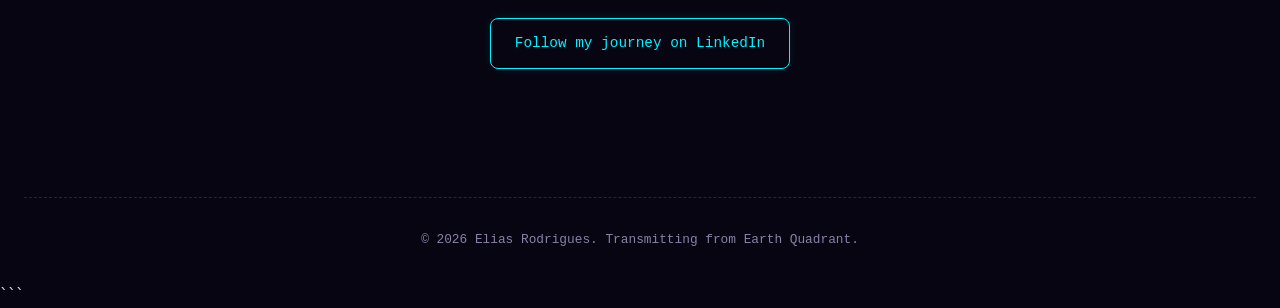
<file: en/index-en.html>
```html
<!DOCTYPE html>
<html lang="en">
<head>
    <meta charset="UTF-8">
    <meta name="viewport" content="width=device-width, initial-scale=1.0">
    <meta http-equiv="X-UA-Compatible" content="IE=edge">

    <title>Elias Rodrigues | Portfolio</title>
    <meta name="description" content="Elias Rodrigues portfolio. Data Engineering, automated architectures, and orchestration of complex systems.">

    <!-- Load the main stylesheet from the parent directory -->
    <link rel="stylesheet" href="../style.css">
</head>

<body>
    <!-- Decorative star-field background rendered entirely with CSS -->
    <div class="space-grid-bg" aria-hidden="true"></div>

    <a href="#conteudo-principal" class="sr-only skip-link">Skip to main content</a>

    <!-- Main site header containing branding, navigation, language, and theme controls -->
    <header role="banner" class="navbar">
        <div class="brand-logo">
            <a href="/" aria-label="Home page">
                <span class="logo-icon">✧</span>Rod.io
            </a>
        </div>

        <nav aria-label="Main navigation">
            <ul class="nav-links">
                <li><a href="#home">Home</a></li>
                <li><a href="#sobre">About</a></li>
                <li><a href="#projetos">Projects</a></li>
                <li><a href="#cases">Cases</a></li>
                <li><a href="#credenciais">Awards & Certifications</a></li>
                <li><a href="#trajetoria">Journey</a></li>
            </ul>
        </nav>

        <div class="nav-controls" style="display: flex; align-items: center; gap: 1rem;">
            <!-- Language switcher for the English and Portuguese versions -->
            <div class="lang-selector" aria-label="Language selector">
                <a href="/en" aria-current="page" aria-label="English selected">EN</a>
                <span class="separator" aria-hidden="true">|</span>
                <a href="/" aria-label="Switch to Portuguese">PT</a>
            </div>

            <!-- Button used to switch between light and dark themes -->
            <button id="theme-toggle" class="theme-btn" aria-label="Toggle light/dark theme">
                <span class="moon-icon">🌙</span>
                <span class="sun-icon" style="display: none;">☀️</span>
            </button>
        </div>
    </header>

    <main id="conteudo-principal" role="main">

        <!-- Hero section containing the portfolio introduction and primary actions -->
        <section id="home" class="hero-section">
            <div class="hero-content">
                <h1>Elias Rodrigues</h1>
                <h2 class="subtitulo">
                    Data Engineering & Backend Development
                </h2>

                <div class="hero-actions">
                    <!-- Contact dropdown containing the available communication channels -->
                    <div class="contact-dropdown-container">
                        <button type="button" class="btn-primary contact-btn" aria-haspopup="true" aria-expanded="false">
                            Get in Touch <span style="font-size: 0.7em; margin-left: 5px;">▼</span>
                        </button>

                        <!-- Contact options displayed when the dropdown is opened -->
                        <div class="contact-balloon">
                            <a href="https://linkedin.com/in/eliasrod-io" target="_blank" rel="noopener noreferrer">
                                <span class="icon-badge">in</span> LinkedIn
                            </a>
                            <a href="https://wa.me/5511964482901?text=Hello%2C%20I%20saw%20your%20portfolio%20and%20got%20interested!" target="_blank" rel="noopener noreferrer">
                                <span class="icon-badge">wa</span> WhatsApp
                            </a>
                            <a href="mailto:elias.ti.rodrigues@gmail.com">
                                <span class="icon-badge">@</span> E-mail
                            </a>
                        </div>
                    </div>

                    <a href="../Documents/Elias_Rodrigues_Curriculo.pdf" target="_blank" rel="noopener noreferrer" class="btn-secondary">View Resume</a>
                </div>
            </div>
        </section>

        <!-- About section describing the author's academic background and professional focus -->
        <section id="sobre" class="section-container" aria-labelledby="titulo-sobre">
            <div class="about-card" style="text-align: justify;">
                <h2 id="titulo-sobre" class="sr-only">About Me</h2>

                <p>
                    I am an Information Systems undergraduate at the University of São Paulo (USP), a medalist in academic Olympiads, and a recipient of recognition from Brazil’s Ministry of Science, Technology and Innovation (MCTI). I have a long-standing passion for astronomy (which, not by chance, sets the theme of this portfolio) that inspires me to pursue practical and innovative solutions.
                </p>

                <p>
                    Currently, I build data intelligence solutions, combining analysis with business rules and interpersonal skills to deliver meaningful results. My experience includes automation projects, data modeling, virtual assistant implementation, training, and process optimization — but I do not stop at code theory alone.
                </p>

                <p>
                    I invite you to explore my portfolio and discover how I turn ideas into efficient solutions.
                </p>
            </div>
        </section>

        <!-- Projects section showcasing technical work and open-source repositories -->
        <section id="projetos" class="section-container" aria-labelledby="titulo-projetos">
            <h2 id="titulo-projetos" class="section-title">
                <span class="teal-text">|</span>Projects: Code Lab & Open Source
            </h2>

            <div class="cases-grid">

                <!-- Project card: RPA performance benchmark -->
                <article class="case-card node-card">
                    <header class="case-header">
                        <span style="display: inline-block; font-family: var(--font-mono); font-size: 0.7rem; color: var(--teal-neon); border: 1px solid rgba(0, 242, 254, 0.2); background-color: rgba(0, 242, 254, 0.05); padding: 0.2rem 0.6rem; border-radius: 4px; margin-bottom: 1rem; text-transform: uppercase; letter-spacing: 1px;">
                            Technical Benchmark
                        </span>

                        <h3>RPA Performance Lab: Optimization & Benchmark</h3>
                    </header>

                    <div class="case-body">
                        <p>
                            Record automation from CSV datasets with comparative architecture analysis. Reduced execution time from ~60 minutes (pixel/interface simulation) to just 3 minutes (direct DOM manipulation), including a critical analysis of stability versus anti-bot detection.
                        </p>
                    </div>

                    <footer class="case-footer">
                        <ul class="tech-tags" aria-label="Technologies used">
                            <li>Python</li>
                            <li>Playwright</li>
                            <li>PyAutoGUI</li>
                            <li>Pandas</li>
                        </ul>

                        <div style="margin-top: 1.5rem;">
                            <a href="https://github.com/eliasrod-io/rpa-performance-lab-python" target="_blank" rel="noopener noreferrer" class="btn-primary" style="padding: 0.5rem 1rem; font-size: 0.8rem; display: inline-flex; align-items: center; gap: 0.5rem;">
                                View Repository on GitHub <span>&nearr;</span>
                            </a>
                        </div>
                    </footer>
                </article>

                <!-- Project card: customer churn analysis and predictive modeling -->
                <article class="case-card node-card">
                    <header class="case-header">
                        <span style="display: inline-block; font-family: var(--font-mono); font-size: 0.7rem; color: var(--teal-neon); border: 1px solid rgba(0, 242, 254, 0.2); background-color: rgba(0, 242, 254, 0.05); padding: 0.2rem 0.6rem; border-radius: 4px; margin-bottom: 1rem; text-transform: uppercase; letter-spacing: 1px;">
                            Data Analytics & Strategy
                        </span>

                        <h3>Churn Predictive Modeling & Retention Strategy</h3>
                    </header>

                    <div class="case-body">
                        <p>
                            Behavioral diagnosis and mapping across a dataset of more than 50,000 customers. Identification of the main cancellation factors (monthly contracts, age group, and support friction) and scenario simulation projecting a reduction in the churn rate from 56.75% to 9.89%.
                        </p>
                    </div>

                    <footer class="case-footer">
                        <ul class="tech-tags" aria-label="Technologies used">
                            <li>Python</li>
                            <li>Pandas</li>
                            <li>Plotly Express</li>
                            <li>Data Discovery</li>
                        </ul>

                        <div style="margin-top: 1.5rem;">
                            <a href="https://github.com/eliasrod-io/churn-analysis-strategy" target="_blank" rel="noopener noreferrer" class="btn-primary" style="padding: 0.5rem 1rem; font-size: 0.8rem; display: inline-flex; align-items: center; gap: 0.5rem;">
                                View Repository on GitHub <span>&nearr;</span>
                            </a>
                        </div>
                    </footer>
                </article>
            </div>

            <!-- Secondary navigation link to the complete GitHub repository list -->
            <div style="text-align: center; margin-top: 3.5rem;">
                <a href="https://github.com/eliasrod-io" target="_blank" rel="noopener noreferrer" style="color: var(--text-muted); text-decoration: none; font-family: var(--font-mono); font-size: 0.95px; letter-spacing: 0.5px; border-bottom: 1px dashed var(--text-muted); padding-bottom: 3px; transition: color 0.3s ease;">
                    View all repositories on GitHub &rarr;
                </a>
            </div>
        </section>

        <!-- Impact cases documenting professional projects and measurable results -->
        <section id="cases" class="section-container" aria-labelledby="titulo-cases">
            <h2 id="titulo-cases" class="section-title">
                <span class="teal-text">|</span> Impact Cases
            </h2>

            <div class="cases-grid">

                <!-- Case card: workflow automation and process optimization -->
                <article class="case-card node-card">
                    <header class="case-header">
                        <span style="display: inline-block; font-family: var(--font-mono); font-size: 0.75rem; color: var(--teal-neon); border: 1px solid rgba(0, 242, 254, 0.2); background-color: rgba(0, 242, 254, 0.05); padding: 0.3rem 0.7rem; border-radius: 4px; margin-bottom: 1rem; text-transform: uppercase; letter-spacing: 1px;">
                            &gt;70% Efficiency Gain
                        </span>

                        <h3>Process Optimization & Automated Workflows</h3>

                        <p style="font-family: var(--font-mono); font-size: 0.85rem; color: var(--purple-neon); margin-top: 0.5rem; margin-bottom: 1.5rem; border-bottom: 1px dashed rgba(157, 78, 221, 0.3); padding-bottom: 0.5rem;">
                            Context: Unimed CNU | Private Health Operations
                        </p>
                    </header>

                    <div class="case-body">
                        <p style="margin-bottom: 0.8rem;">
                            <strong style="color: var(--text-main);">The Bottleneck:</strong> Manual protocols scattered across multiple legacy systems resulted in an Average Handling Time (AHT) of 5 minutes per request, overloading the team.
                        </p>

                        <p style="margin-bottom: 0.8rem;">
                            <strong style="color: var(--text-main);">The Solution:</strong> Design and validation of an end-to-end automated workflow integrating migration to Salesforce, data capture, and multichannel notifications (WhatsApp and email), eliminating repetitive human intervention.
                        </p>

                        <p>
                            <strong style="color: var(--text-main);">The Result:</strong> Reduction of AHT from 5 to 1.5–2 minutes per protocol, immediately freeing operational capacity.
                        </p>
                    </div>

                    <footer class="case-footer">
                        <ul class="tech-tags" aria-label="Technologies used">
                            <li>Python</li>
                            <li>Salesforce</li>
                            <li>Workflow Automation</li>
                            <li>Systems Integration</li>
                            <li>Process Optimization</li>
                        </ul>
                    </footer>
                </article>

                <!-- Case card: generative AI implementation for customer support -->
                <article class="case-card node-card">
                    <header class="case-header">
                        <span style="display: inline-block; font-family: var(--font-mono); font-size: 0.75rem; color: var(--teal-neon); border: 1px solid rgba(0, 242, 254, 0.2); background-color: rgba(0, 242, 254, 0.05); padding: 0.3rem 0.7rem; border-radius: 4px; margin-bottom: 1rem; text-transform: uppercase; letter-spacing: 1px;">
                            -17% AHT (Average Handling Time)
                        </span>

                        <h3>Generative AI Implementation in Customer Support Operations</h3>

                        <p style="font-family: var(--font-mono); font-size: 0.85rem; color: var(--purple-neon); margin-top: 0.5rem; margin-bottom: 1.5rem; border-bottom: 1px dashed rgba(157, 78, 221, 0.3); padding-bottom: 0.5rem;">
                            Context: Unimed CNU | Scaled to 150+ employees
                        </p>
                    </header>

                    <div class="case-body">
                        <p style="margin-bottom: 0.8rem;">
                            <strong style="color: var(--text-main);">The Bottleneck:</strong> High volume of queries about complex regulatory rules (TUSS tables and medication guidelines), combined with the need to maintain empathy and accuracy in customer support.
                        </p>

                        <p style="margin-bottom: 0.8rem;">
                            <strong style="color: var(--text-main);">The Solution:</strong> Creation and orchestration of 2 LLM-based virtual assistants (Gemini) — a semantic search engine for care guidelines and a tone analyzer for real-time support and triage.
                        </p>

                        <p>
                            <strong style="color: var(--text-main);">The Result:</strong> 17% reduction in AHT and an increase in the satisfaction score from 8.2 to 8.5, demonstrating the impact of AI applied at the operational front line.
                        </p>
                    </div>

                    <footer class="case-footer">
                        <ul class="tech-tags" aria-label="Technologies used">
                            <li>Generative AI</li>
                            <li>LLMs (Gemini)</li>
                            <li>Prompt Engineering</li>
                            <li>Customer Support Optimization</li>
                        </ul>
                    </footer>
                </article>

                <!-- Case card: automated operational data extraction and cleaning -->
                <article class="case-card node-card">
                    <header class="case-header">
                        <span style="display: inline-block; font-family: var(--font-mono); font-size: 0.75rem; color: var(--teal-neon); border: 1px solid rgba(0, 242, 254, 0.2); background-color: rgba(0, 242, 254, 0.05); padding: 0.3rem 0.7rem; border-radius: 4px; margin-bottom: 1rem; text-transform: uppercase; letter-spacing: 1px;">
                            5x Faster Routine (10 min &rarr; 2 min)
                        </span>

                        <h3>Operational Data Extraction & Cleaning Automation</h3>

                        <p style="font-family: var(--font-mono); font-size: 0.85rem; color: var(--purple-neon); margin-top: 0.5rem; margin-bottom: 1.5rem; border-bottom: 1px dashed rgba(157, 78, 221, 0.3); padding-bottom: 0.5rem;">
                            Context: Unimed CNU | Intelligence & Planning
                        </p>
                    </header>

                    <div class="case-body">
                        <p style="margin-bottom: 0.8rem;">
                            <strong style="color: var(--text-main);">The Bottleneck:</strong> Dependence on slow, manual data extraction routines to monitor volume, traffic, and compliance with critical SLAs.
                        </p>

                        <p style="margin-bottom: 0.8rem;">
                            <strong style="color: var(--text-main);">The Solution:</strong> Design of new service KPIs and development of Python (Pandas) routines combined with structured SQL Server queries for automated extraction and cleaning of large datasets.
                        </p>

                        <p>
                            <strong style="color: var(--text-main);">The Result:</strong> Reduced routine processing time from 10 to just 2 minutes, ensuring consistent and integrated data for faster decision-making.
                        </p>
                    </div>

                    <footer class="case-footer">
                        <ul class="tech-tags" aria-label="Technologies used">
                            <li>Python (Pandas)</li>
                            <li>SQL Server</li>
                            <li>Data Modeling</li>
                            <li>KPIs & SLAs</li>
                            <li>Data Cleaning</li>
                        </ul>
                    </footer>
                </article>
            </div>
        </section>

        <!-- Awards and credentials section highlighting academic and professional achievements -->
        <section id="credenciais" class="section-container" aria-labelledby="titulo-credenciais">
            <h2 id="titulo-credenciais" class="section-title">
                <span class="teal-text">/</span> Awards & Credentials
            </h2>

            <!-- Group of academic achievements focused on scientific reasoning and quantitative skills -->
            <h3 class="block-subtitle">Block 1: Scientific Merit & Quantitative Reasoning</h3>
            <p class="block-desc">This section supports the astronomy narrative and deep analytical ability that anchors the portfolio.</p>

            <div class="cases-grid" style="margin-bottom: 4rem;">

                <!-- Credential card: Ministry of Science and Technology recognition -->
                <article class="case-card highlight-card">
                    <span class="badge-ano">2022</span>

                    <header class="case-header">
                        <span class="credencial-tag">Ministry of Science and Technology</span>
                        <h3>Honor Medal for Scientific Merit</h3>
                        <p class="credencial-sub">Category: National Recognition</p>
                    </header>

                    <div class="case-body">
                        <p>Awarded by the federal government (MCTI) in recognition of a record of outstanding performance and consistent results in national scientific competitions.</p>
                    </div>
                </article>

                <!-- Credential card: International Mathematics Olympiad Without Borders -->
                <article class="case-card">
                    <span class="badge-ano">2022</span>

                    <header class="case-header">
                        <span class="credencial-tag">POC Network / Prog. Sem Fronteiras</span>
                        <h3>International Mathematics Olympiad Without Borders</h3>
                        <p class="credencial-sub">Highlight: National and Regional Gold</p>
                    </header>

                    <div class="case-body">
                        <p>Assessment of complex logical problem-solving, applied quantitative reasoning, and formulation of structured mathematical hypotheses.</p>
                    </div>
                </article>

                <!-- Credential card: Brazilian Astronomy and Astronautics Olympiad -->
                <article class="case-card">
                    <span class="badge-ano">2021-22</span>

                    <header class="case-header">
                        <span class="credencial-tag">SAB & Brazilian Space Agency (AEB)</span>
                        <h3>Brazilian Astronomy and Astronautics Olympiad</h3>
                        <p class="credencial-sub">Highlight: Gold (2022) and Silver (2021)</p>
                    </header>

                    <div class="case-body">
                        <p>In-depth knowledge of physics, celestial mechanics, and astronomical data analysis, a conceptual foundation that inspires this portfolio’s analytical design.</p>
                    </div>
                </article>
            </div>

            <!-- Group of professional certifications and international development programs -->
            <h3 class="block-subtitle">Block 2: Certifications & Global Programs</h3>
            <p class="block-desc">This section demonstrates leadership preparation in demanding environments and familiarity with modern tools.</p>

            <div class="cases-grid">

                <!-- Credential card: Aspire Leaders international leadership program -->
                <article class="case-card highlight-card">
                    <span class="badge-ano">2025</span>

                    <header class="case-header">
                        <span class="credencial-tag">Aspire Institute (Harvard)</span>
                        <h3>Aspire Leaders Program</h3>
                        <p class="credencial-sub">Credential: International Leadership</p>
                    </header>

                    <div class="case-body">
                        <p>Selective global program for high-potential young people, covering adaptive leadership, critical thinking, strategic decision-making, and international mentoring.</p>
                    </div>
                </article>

                <!-- Credential card: Google Data Analytics certification currently in progress -->
                <article class="case-card">
                    <span class="badge-ano" style="color: var(--text-muted); border-color: rgba(139, 128, 166, 0.3);">In progress</span>

                    <header class="case-header">
                        <span class="credencial-tag">Google (Coursera)</span>
                        <h3>Google Data Analytics Professional Certificate</h3>
                        <p class="credencial-sub">Credential: Professional Certification</p>
                    </header>

                    <div class="case-body">
                        <p>Structured data analysis methodologies, large-scale dataset cleaning, analytical SQL, R/Python programming, and business-oriented visualization.</p>
                    </div>
                </article>

                <!-- Credential card: front-end development training currently in progress -->
                <article class="case-card">
                    <span class="badge-ano" style="color: var(--text-muted); border-color: rgba(139, 128, 166, 0.3);">In progress</span>

                    <header class="case-header">
                        <span class="credencial-tag">Serasa Experian & Instituto PROA</span>
                        <h3>Front-End Development</h3>
                        <p class="credencial-sub">Credential: Intensive Training</p>
                    </header>

                    <div class="case-body">
                        <p>Intensive training in web interface development using HTML5, CSS3, and JavaScript to create responsive applications, semantic structure, and front-end architecture best practices.</p>
                    </div>
                </article>
            </div>
        </section>

        <!-- Timeline section presenting the academic and professional journey -->
        <section id="trajetoria" class="section-container" aria-labelledby="titulo-trajetoria">
            <h2 id="titulo-trajetoria" class="section-title">
                <span class="teal-text">|</span> Strategic Journey
            </h2>

            <div class="timeline">

                <!-- Timeline milestone: current professional experience -->
                <div class="timeline-item">
                    <div class="timeline-dot" aria-hidden="true"></div>

                    <div class="timeline-content">
                        <span class="timeline-date">2026 - Present</span>
                        <h3 class="timeline-title">Itaú Unibanco</h3>

                        <p style="font-family: var(--font-mono); font-size: 0.85rem; color: var(--purple-neon); margin-bottom: 0.5rem; border-bottom: 1px dashed rgba(157, 78, 221, 0.3); padding-bottom: 0.5rem; display: inline-block;">
                            Fiduciary Risk Intern
                        </p>

                        <p class="timeline-desc">Analysis of regulatory indicators, risk monitoring, and operational modeling applied to the financial sector.</p>
                    </div>
                </div>

                <!-- Timeline milestone: previous professional experience at Unimed CNU -->
                <div class="timeline-item">
                    <div class="timeline-dot" aria-hidden="true"></div>

                    <div class="timeline-content">
                        <span class="timeline-date">2023 - 2026</span>
                        <h3 class="timeline-title">Unimed CNU</h3>

                        <p style="font-family: var(--font-mono); font-size: 0.85rem; color: var(--purple-neon); margin-bottom: 0.5rem; border-bottom: 1px dashed rgba(157, 78, 221, 0.3); padding-bottom: 0.5rem; display: inline-block;">
                            Planning, Automation & Generative AI
                        </p>

                        <p class="timeline-desc">Technical liaison between operations and IT. Led the implementation of LLM agents for 150+ employees and developed automated workflows with Python and SQL, reducing handling times by more than 70%.</p>
                    </div>
                </div>

                <!-- Timeline milestone: participation in the Aspire Leaders Program -->
                <div class="timeline-item">
                    <div class="timeline-dot" aria-hidden="true"></div>

                    <div class="timeline-content">
                        <span class="timeline-date">2024</span>
                        <h3 class="timeline-title">Aspire Leaders Program <span style="font-size: 0.85rem; font-weight: normal; opacity: 0.7;">(Founded by Harvard professors / Aspire Institute)</span></h3>

                        <p style="font-family: var(--font-mono); font-size: 0.85rem; color: var(--purple-neon); margin-bottom: 0.5rem; border-bottom: 1px dashed rgba(157, 78, 221, 0.3); padding-bottom: 0.5rem; display: inline-block;">
                            Global Leadership & Decision-Making
                        </p>

                        <p class="timeline-desc">Competitive international program for high-potential young people. Focus on adaptive leadership, transnational networks, and strategic decision-making in complex scenarios.</p>
                    </div>
                </div>

                <!-- Timeline milestone: undergraduate degree at the University of São Paulo -->
                <div class="timeline-item">
                    <div class="timeline-dot" aria-hidden="true"></div>

                    <div class="timeline-content">
                        <span class="timeline-date">2023 - 2028</span>
                        <h3 class="timeline-title">University of São Paulo (USP)</h3>

                        <p style="font-family: var(--font-mono); font-size: 0.85rem; color: var(--purple-neon); margin-bottom: 0.5rem; border-bottom: 1px dashed rgba(157, 78, 221, 0.3); padding-bottom: 0.5rem; display: inline-block;">
                            Bachelor’s Degree in Information Systems
                        </p>

                        <p class="timeline-desc">Strong theoretical foundation in algorithms, computer architecture, software engineering, and quantitative analysis.</p>
                    </div>
                </div>

                <!-- Timeline milestone: technical education in mechatronics -->
                <div class="timeline-item">
                    <div class="timeline-dot" aria-hidden="true"></div>

                    <div class="timeline-content">
                        <span class="timeline-date">2020 - 2022</span>
                        <h3 class="timeline-title">Etec Martin Luther King</h3>

                        <p style="font-family: var(--font-mono); font-size: 0.85rem; color: var(--purple-neon); margin-bottom: 0.5rem; border-bottom: 1px dashed rgba(157, 78, 221, 0.3); padding-bottom: 0.5rem; display: inline-block;">
                            Technical Degree in Mechatronics
                        </p>

                        <p class="timeline-desc">Practical engineering foundation. Embedded systems development, C programming, and an applied IoT project (Automated Garden with soil/climate sensors and app-based control).</p>
                    </div>
                </div>
            </div>

            <!-- Call-to-action linking to the author's LinkedIn profile -->
            <div class="timeline-action">
                <a href="https://linkedin.com/in/eliasrod-io" target="_blank" rel="noopener noreferrer" class="btn-primary">
                    Follow my journey on LinkedIn
                </a>
            </div>
        </section>

    </main>

    <footer class="site-footer">
        <hr class="dotted-divider">
        <p>&copy; 2026 Elias Rodrigues. Transmitting from Earth Quadrant.</p>
    </footer>

    <!-- Load the interaction script after the HTML document has been parsed -->
    <script src="../script.js" defer></script>
</body>
</html>
```
</file>
<file: style.css>
/* =========================================
   Variáveis CSS (Design System & Tematização)
   ========================================= */
:root {
  /* Paleta Base: Espaço Profundo */
  --bg-deep-space: #070512;      
  --bg-surface: #100b1f;         
  
  /* Cores de Destaque */
  --teal-neon: #00f2fe;          
  --purple-neon: #9d4edd;        
  
  /* Tipografia (Usando system fonts para performance de SEO/Carregamento) */
  --text-main: #e2dced;          
  --text-muted: #8b80a6;         
  --font-sans: 'Inter', system-ui, -apple-system, sans-serif;
  --font-mono: 'Fira Code', 'JetBrains Mono', ui-monospace, monospace;
  
  /* Estrutura e Comportamento */
  --container-width: 900px;
  --radius-md: 8px;
  --transition-smooth: 0.3s cubic-bezier(0.25, 0.8, 0.25, 1);
  --header-height: 80px; /* Variável para evitar CLS no scroll */
}

/* =========================================
   Reset Global & Otimizações de Renderização
   ========================================= */
* {
  margin: 0;
  padding: 0;
  box-sizing: border-box;
}

html {
  /* Scroll suave otimizado */
  scroll-behavior: smooth;
  scroll-padding-top: var(--header-height); /* Evita que o menu fixo cubra as âncoras */
}

body {
  background-color: var(--bg-deep-space);
  color: var(--text-main);
  font-family: var(--font-sans);
  line-height: 1.6;
  min-height: 100vh;
  display: flex;
  flex-direction: column;
  position: relative;
  z-index: 0;
  overflow-x: hidden;
  /* Melhora a legibilidade das fontes */
  text-rendering: optimizeLegibility;
  -webkit-font-smoothing: antialiased;
  -moz-osx-font-smoothing: grayscale;
}

/* Foco global para Acessibilidade (WCAG) - Essencial para SEO */
:focus-visible {
  outline: 2px dashed var(--teal-neon);
  outline-offset: 4px;
}

/* =========================================
   Efeito: Starfield (Background Animado PURO CSS)
   ========================================= */

@keyframes move-twink-back {
    from { background-position: 0 0, 40px 60px, 130px 270px, 70px 100px; }
    to { background-position: -10000px 5000px, -9960px 5060px, -9870px 5270px, -9930px 5100px; }
}

.space-grid-bg {
  position: fixed;
  top: 0;
  left: 0;
  width: 100vw;
  height: 100vh;
  z-index: -2;
  background-color: var(--bg-deep-space);
  
  /* 
   * Gerador de estrelas procedural no CSS
   * 4 camadas de gradientes radiais criando estrelas de diferentes tamanhos
   */
  background-image: 
    radial-gradient(white, rgba(255,255,255,.2) 2px, transparent 4px),
    radial-gradient(white, rgba(255,255,255,.15) 1px, transparent 3px),
    radial-gradient(white, rgba(255,255,255,.1) 2px, transparent 4px),
    radial-gradient(rgba(255,255,255,.4), rgba(255,255,255,.1) 2px, transparent 3px);
  
  /* Tamanhos variados para espalhar as estrelas */
  background-size: 550px 550px, 350px 350px, 250px 250px, 150px 150px;
  
  /* Posições iniciais desencontradas para quebrar o padrão de repetição */
  background-position: 0 0, 40px 60px, 130px 270px, 70px 100px;
  
  /* Animação lenta e infinita simulando a rotação/movimento no espaço */
  animation: move-twink-back 800s linear infinite;
  pointer-events: none;
}

/* Segunda camada: Névoa/Nebulosa suave em roxo e ciano para dar volume */
.space-grid-bg::after {
  content: '';
  position: absolute;
  top: 0;
  left: 0;
  width: 100vw;
  height: 100vh;
  z-index: -1;
  background: 
    radial-gradient(circle at 15% 50%, rgba(157, 78, 221, 0.08) 0%, transparent 50%),
    radial-gradient(circle at 85% 30%, rgba(0, 242, 254, 0.05) 0%, transparent 50%);
  pointer-events: none;
}

/* =========================================
   Utilitários e Acessibilidade Oculta
   ========================================= */
.teal-text { color: var(--teal-neon); }

/* sr-only padrão do HTML5 Boilerplate - Oculta visualmente mas legível para bots/screen readers */
.sr-only {
  position: absolute; width: 1px; height: 1px; padding: 0; margin: -1px;
  overflow: hidden; clip: rect(0, 0, 0, 0); white-space: nowrap; border: 0;
}

.skip-link:focus {
  position: fixed; top: 1rem; left: 1rem; z-index: 9999;
  background-color: var(--bg-surface); color: var(--teal-neon);
  border: 1px solid var(--teal-neon); padding: 1rem; 
  border-radius: var(--radius-md); text-decoration: none;
}

/* =========================================
   Navegação (Header Sticky + Glassmorphism)
   ========================================= */
.navbar {
  position: sticky;
  top: 0;
  z-index: 100;
  display: flex; 
  justify-content: space-between; 
  align-items: center;
  padding: 0 1.5rem; 
  height: var(--header-height);
  width: 100%;
  
  /* Glassmorphism performático */
  background: rgba(7, 5, 18, 0.85);
  backdrop-filter: blur(12px);
  -webkit-backdrop-filter: blur(12px);
  border-bottom: 1px solid rgba(157, 78, 221, 0.15);
  transition: all var(--transition-smooth);
}

.brand-logo a {
  font-family: var(--font-mono); font-size: 1.2rem;
  color: var(--text-main); text-decoration: none; font-weight: 600;
  display: flex; align-items: center; gap: 0.5rem;
}
.brand-logo a:hover .logo-icon { text-shadow: 0 0 10px var(--purple-neon); }
.logo-icon { color: var(--purple-neon); font-size: 1.4rem; transition: var(--transition-smooth); }

.nav-links { display: flex; list-style: none; gap: 2rem; }
.nav-links a {
  font-family: var(--font-mono); color: var(--text-muted);
  text-decoration: none; font-size: 0.85rem; letter-spacing: 1px;
  transition: color var(--transition-smooth);
  padding: 0.5rem 0; /* Aumenta a área de toque (tap target) para SEO Mobile */
}
.nav-links a:hover { color: var(--teal-neon); text-shadow: 0 0 8px rgba(0, 242, 254, 0.4); }

.lang-selector { font-family: var(--font-mono); font-size: 0.85rem; }
.lang-selector a { color: var(--text-muted); text-decoration: none; transition: color 0.2s; padding: 0.5rem; }
.lang-selector a[aria-current="page"], .lang-selector a:hover { color: var(--purple-neon); }
.separator { margin: 0; opacity: 0.3; }

/* =========================================
   Estrutura Principal
   ========================================= */
main {
  max-width: var(--container-width); margin: 0 auto;
  padding: 0 1.5rem; width: 100%; flex-grow: 1;
}
.section-container { margin-bottom: 6rem; }

/* =========================================
   Hero Section
   ========================================= */
.hero-section {
  padding: 6rem 0 5rem; text-align: center;
  position: relative;
}

.hero-section::before {
  content: ''; position: absolute;
  top: 50%; left: 50%; transform: translate(-50%, -50%);
  width: 300px; height: 300px;
  background: radial-gradient(circle, rgba(157, 78, 221, 0.15) 0%, transparent 70%);
  z-index: -1; pointer-events: none;
}

.hero-content h1 {
  font-size: clamp(2.5rem, 5vw, 4rem); /* Tipografia fluída para mobile/desktop */
  font-weight: 800; letter-spacing: -1px;
  color: var(--text-main); margin-bottom: 1rem;
  line-height: 1.1;
}

.subtitulo {
  font-size: clamp(1rem, 2.5vw, 1.15rem); font-weight: 400; 
  color: var(--teal-neon);
  max-width: 650px; margin: 0 auto 2.5rem; line-height: 1.5;
}

.hero-actions { display: flex; justify-content: center; gap: 1rem; flex-wrap: wrap; }

/* Botões */
.btn-primary, .btn-secondary {
  font-family: var(--font-mono); font-size: 0.9rem; font-weight: 500;
  padding: 0.8rem 1.5rem; border-radius: var(--radius-md);
  text-decoration: none; transition: all var(--transition-smooth);
  display: inline-flex; align-items: center; justify-content: center;
  text-align: center;
}
.btn-primary {
  background-color: transparent; color: var(--teal-neon);
  border: 1px solid var(--teal-neon);
  box-shadow: 0 0 10px rgba(0, 242, 254, 0.1);
}
.btn-primary:hover {
  background-color: rgba(0, 242, 254, 0.1);
  box-shadow: 0 0 15px rgba(0, 242, 254, 0.3);
  transform: translateY(-2px);
}
.btn-secondary { color: var(--text-muted); border: 1px solid var(--text-muted); }
.btn-secondary:hover { 
  border-color: var(--purple-neon); color: var(--purple-neon);
  background-color: rgba(157, 78, 221, 0.05);
  transform: translateY(-2px);
}

/* =========================================
   Sobre Mim (About Card)
   ========================================= */
.about-card {
  background: linear-gradient(145deg, rgba(16, 11, 31, 0.85) 0%, rgba(7, 5, 18, 0.95) 100%);
  border: 1px solid rgba(157, 78, 221, 0.2);
  border-radius: var(--radius-md); padding: 2.5rem;
  text-align: center; position: relative;
}
.about-card p {
  font-size: 1.1rem; color: var(--text-muted); line-height: 1.8;
  margin-bottom: 1.5rem; /* Respiro entre parágrafos */
}
.about-card p:last-child { margin-bottom: 0; }

/* =========================================
   Projetos & Cases (Grids e Cards)
   ========================================= */
.section-title {
  font-family: var(--font-mono); font-size: 1.1rem;
  color: var(--text-main); margin-bottom: 2.5rem;
  text-transform: uppercase; letter-spacing: 2px;
}

.cases-grid {
  display: grid; grid-template-columns: repeat(auto-fit, minmax(320px, 1fr)); gap: 2rem;
}

.case-card {
  background-color: var(--bg-surface);
  border: 1px solid rgba(157, 78, 221, 0.2); 
  border-radius: var(--radius-md);
  padding: 2rem; display: flex; flex-direction: column;
  position: relative; overflow: hidden;
  transition: all var(--transition-smooth);
}

.case-card:hover {
  border-color: var(--teal-neon);
  box-shadow: 0 8px 25px rgba(0, 0, 0, 0.6), inset 0 0 12px rgba(0, 242, 254, 0.05);
  transform: translateY(-5px);
}

.case-header h3 {
  font-size: 1.25rem; color: var(--text-main); margin-bottom: 1rem;
  line-height: 1.4; transition: color var(--transition-smooth);
}
.case-card:hover .case-header h3 { color: var(--teal-neon); }

.case-body { flex-grow: 1; margin-bottom: 1.5rem; }
.case-body p { font-size: 0.95rem; color: var(--text-muted); line-height: 1.7; }

.tech-tags { display: flex; flex-wrap: wrap; gap: 0.6rem; list-style: none; }
.tech-tags li {
  font-family: var(--font-mono); font-size: 0.75rem;
  color: var(--purple-neon);
  background-color: rgba(157, 78, 221, 0.08);
  padding: 0.3rem 0.8rem; border-radius: 4px;
  border: 1px solid rgba(157, 78, 221, 0.2);
  transition: all var(--transition-smooth);
}
.case-card:hover .tech-tags li {
  color: var(--teal-neon);
  background-color: rgba(0, 242, 254, 0.08);
  border-color: rgba(0, 242, 254, 0.3);
}

/* =========================================
   Trajetória Estratégica (Timeline Vertical)
   ========================================= */
.timeline {
  position: relative; margin: 2rem 0 3rem 1rem;
  padding-left: 2rem; border-left: 1px solid rgba(157, 78, 221, 0.3); 
}

.timeline-item { position: relative; margin-bottom: 2.5rem; }
.timeline-item:last-child { margin-bottom: 0; }

.timeline-dot {
  position: absolute; left: -2.35rem; top: 0.25rem;
  width: 12px; height: 12px;
  background-color: var(--bg-deep-space);
  border: 2px solid rgba(157, 78, 221, 0.6);
  border-radius: 50%;
  transition: all var(--transition-smooth); z-index: 2;
}

.timeline-item:hover .timeline-dot {
  background-color: var(--teal-neon); border-color: var(--teal-neon);
  box-shadow: 0 0 12px rgba(0, 242, 254, 0.6); transform: scale(1.2);
}

.timeline-content { transition: transform var(--transition-smooth); }
.timeline-item:hover .timeline-content { transform: translateX(5px); }

.timeline-date {
  display: block; font-family: var(--font-mono); font-size: 0.85rem;
  color: var(--purple-neon); margin-bottom: 0.5rem; letter-spacing: 0.5px;
}

.timeline-title { font-size: 1.2rem; color: var(--text-main); margin-bottom: 0.5rem; }
.timeline-desc { font-size: 0.95rem; color: var(--text-muted); line-height: 1.6; }

.timeline-action { display: flex; justify-content: center; margin-top: 3rem; }

/* =========================================
   Footer e Divisórias
   ========================================= */
.dotted-divider {
  border: none; border-top: 1px dashed rgba(157, 78, 221, 0.3); margin-bottom: 2rem;
}

.site-footer { text-align: center; padding: 2rem 1.5rem; margin-top: auto; }
.site-footer p { font-family: var(--font-mono); font-size: 0.8rem; color: var(--text-muted); }



/* =========================================
   Classes Controladas pelo Javascript
   ========================================= */
/* Estado inicial (Oculto e levemente abaixo) */
.reveal-element {
    opacity: 0;
    transform: translateY(30px);
    transition: opacity 0.8s ease-out, transform 0.8s ease-out;
}

/* Estado visível (Quando o JS adiciona a classe) */
.reveal-element.visible {
    opacity: 1;
    transform: translateY(0);
}

/* Destaque do menu ativo */
.nav-links a.active {
    color: var(--teal-neon);
    text-shadow: 0 0 8px rgba(0, 242, 254, 0.4);
    font-weight: 600;
}

/* =========================================
   Balão de Contato (Dropdown)
   ========================================= */
.contact-dropdown-container {
    position: relative;
    display: inline-block;
}

.contact-balloon {
    position: absolute;
    top: 115%; /* Posiciona logo abaixo do botão */
    left: 50%;
    transform: translateX(-50%) translateY(10px);
    background: rgba(7, 5, 18, 0.95);
    backdrop-filter: blur(12px);
    -webkit-backdrop-filter: blur(12px);
    border: 1px solid rgba(0, 242, 254, 0.3);
    border-radius: var(--radius-md);
    padding: 0.5rem;
    display: flex;
    flex-direction: column;
    min-width: 200px;
    box-shadow: 0 10px 30px rgba(0,0,0,0.6), 0 0 15px rgba(0, 242, 254, 0.1);
    
    /* Configuração de animação e ocultação inicial */
    opacity: 0;
    visibility: hidden;
    transition: all 0.3s cubic-bezier(0.25, 0.8, 0.25, 1);
    z-index: 100;
}

/* Classe ativada via JavaScript */
.contact-balloon.show {
    opacity: 1;
    visibility: visible;
    transform: translateX(-50%) translateY(0);
}

.contact-balloon a {
    display: flex;
    align-items: center;
    gap: 1rem;
    color: var(--text-main);
    text-decoration: none;
    padding: 0.8rem 1rem;
    border-radius: 4px;
    font-size: 0.95rem;
    transition: background-color 0.2s, color 0.2s;
    text-align: left;
}

.contact-balloon a:hover {
    background-color: rgba(0, 242, 254, 0.1);
    color: var(--teal-neon);
}

/* Estilo para os ícones baseados em texto */
.icon-badge {
    display: inline-flex;
    justify-content: center;
    align-items: center;
    width: 26px;
    height: 26px;
    font-size: 0.75rem;
    font-family: var(--font-mono);
    font-weight: bold;
    background-color: rgba(157, 78, 221, 0.15);
    color: var(--purple-neon);
    border: 1px solid rgba(157, 78, 221, 0.4);
    border-radius: 4px;
    transition: all 0.2s;
}

.contact-balloon a:hover .icon-badge {
    background-color: rgba(0, 242, 254, 0.2);
    color: var(--teal-neon);
    border-color: var(--teal-neon);
    box-shadow: 0 0 8px rgba(0, 242, 254, 0.4);
}

/* =========================================
   Tema Claro (Data Lab Mode)
   ========================================= */
[data-theme="light"] {
  /* Inversão da Paleta */
  --bg-deep-space: #f0f4f8;      
  --bg-surface: #ffffff;         
  --text-main: #1a1a24;          
  --text-muted: #5a5a73;         
  
  /* Ajuste das cores neon para legibilidade no fundo claro */
  --teal-neon: #007a82;          
  --purple-neon: #6b21a8;        
}

body {
  transition: background-color 0.4s ease, color 0.4s ease;
}

/* Mantém as estrelas visíveis no modo claro, mas com tom escuro/suave */
[data-theme="light"] .space-grid-bg {
  background-color: var(--bg-deep-space);
  background-image: 
    radial-gradient(#2b2542, rgba(43, 37, 66, .2) 2px, transparent 4px),
    radial-gradient(#2b2542, rgba(43, 37, 66, .15) 1px, transparent 3px),
    radial-gradient(#2b2542, rgba(43, 37, 66, .1) 2px, transparent 4px),
    radial-gradient(rgba(107, 33, 168, .3), rgba(107, 33, 168, .1) 2px, transparent 3px);
  animation: move-twink-back 900s linear infinite;
}

/* Nebulosa suave adaptada para o fundo claro */
[data-theme="light"] .space-grid-bg::after {
  background: 
    radial-gradient(circle at 15% 50%, rgba(107, 33, 168, 0.04) 0%, transparent 50%),
    radial-gradient(circle at 85% 30%, rgba(0, 122, 130, 0.03) 0%, transparent 50%);
}

/* Ajustes finos de contraste para o modo claro */
[data-theme="light"] .navbar { background: rgba(240, 244, 248, 0.85); }
[data-theme="light"] .about-card { background: linear-gradient(145deg, #ffffff 0%, #f8fafc 100%); }
[data-theme="light"] .case-card { box-shadow: 0 4px 15px rgba(0, 0, 0, 0.05); }

/* Estilização do Botão de Tema */
.theme-btn {
  background: transparent;
  border: 1px solid var(--text-muted);
  color: var(--text-main);
  border-radius: 50%;
  width: 32px;
  height: 32px;
  cursor: pointer;
  display: flex;
  align-items: center;
  justify-content: center;
  font-size: 0.9rem;
  transition: all var(--transition-smooth);
}
.theme-btn:hover {
  border-color: var(--teal-neon);
  box-shadow: 0 0 10px rgba(0, 122, 130, 0.2);
}

/* =========================================
   Responsividade (Mobile-Friendly para SEO)
   ========================================= */
@media (max-width: 768px) {
  /* Adapta o header para evitar quebrar o layout */
  .navbar { 
    height: auto; 
    padding: 1rem; 
    flex-direction: column; 
    gap: 1rem; 
  }
  
  .nav-links { 
    flex-wrap: wrap; 
    justify-content: center; 
    gap: 1rem; 
  }
  
  /* Ajuste no offset do scroll para compensar o header maior no mobile */
  html { scroll-padding-top: 130px; }
  
  .hero-section { padding: 4rem 0 3rem; }
  
  .hero-actions { 
    flex-direction: column; 
    width: 100%; 
  }
  
  /* Botões ocupam 100% da largura para facilitar o clique no mobile */
  .btn-primary, .btn-secondary { width: 100%; }
  
  .about-card { padding: 1.5rem; }
  
  /* Melhora o espaçamento da grid de projetos em telas menores */
  .cases-grid { grid-template-columns: 1fr; }
}
</file>
